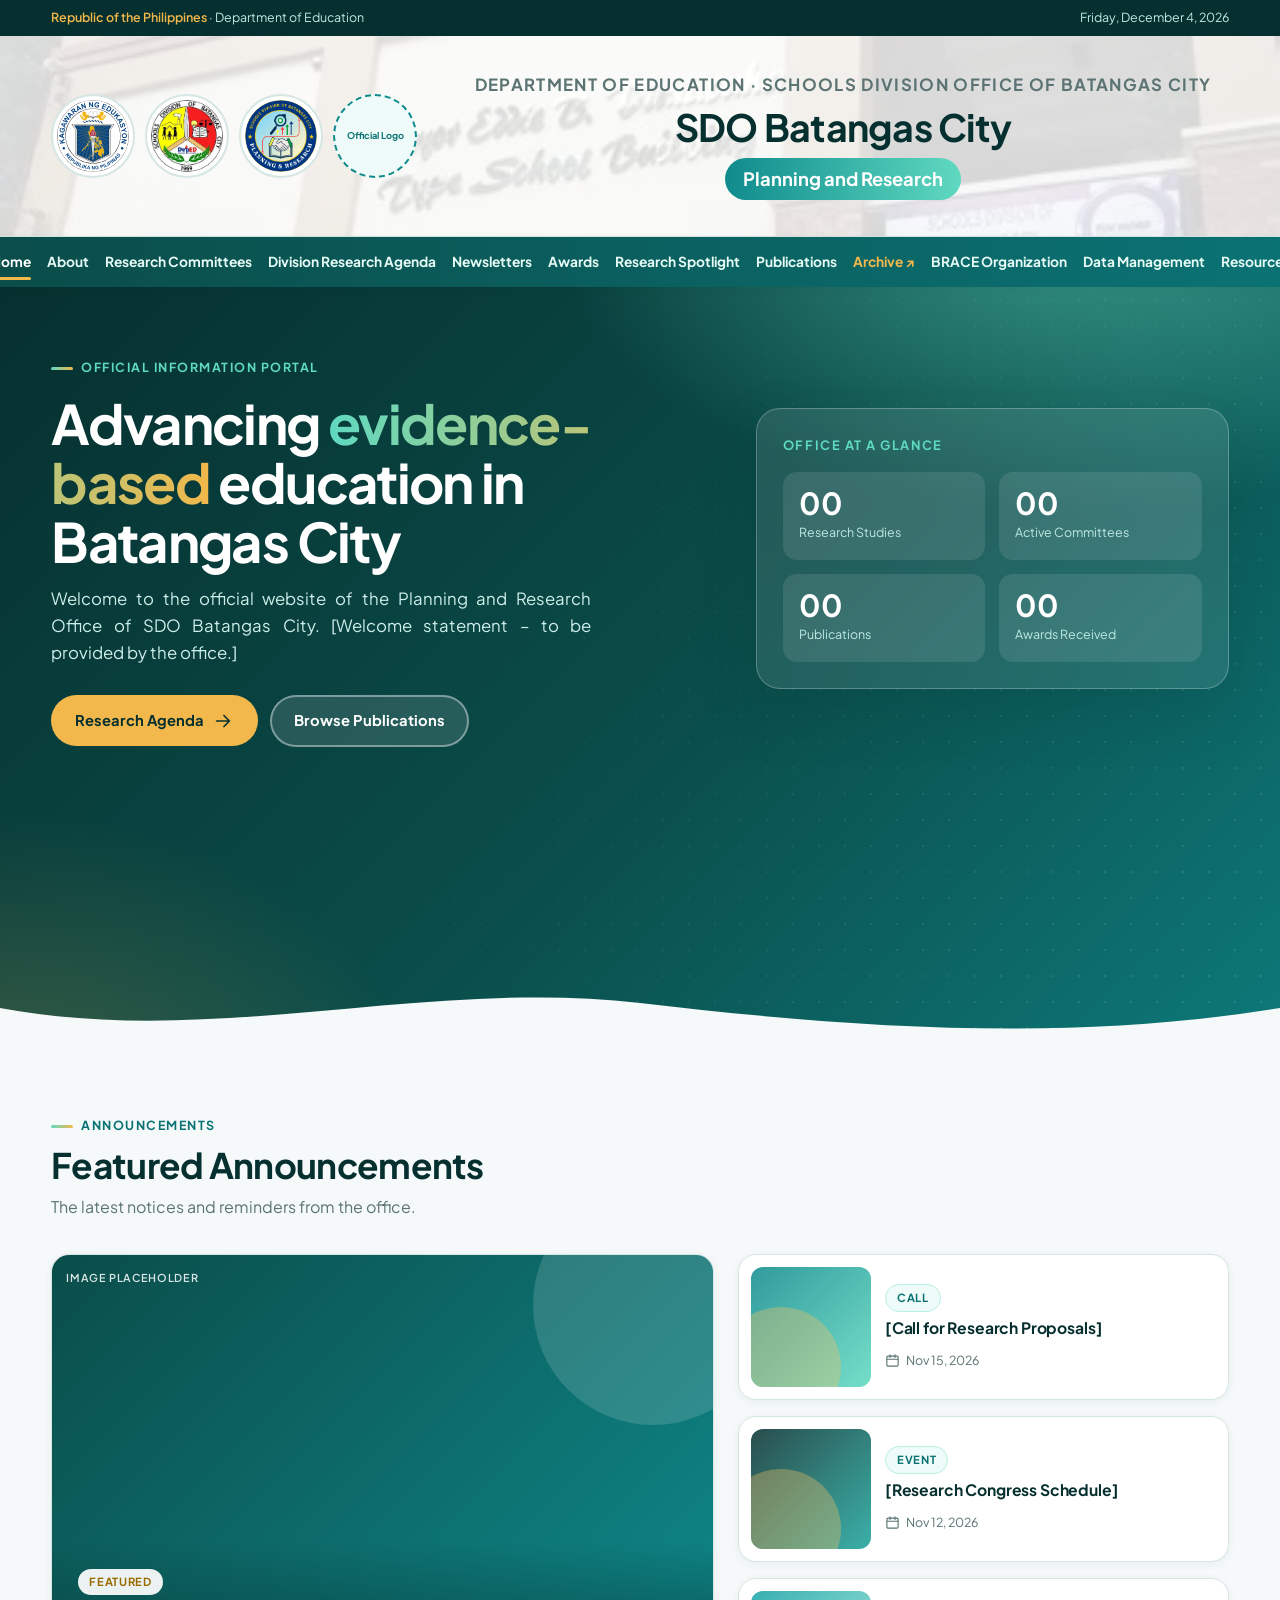
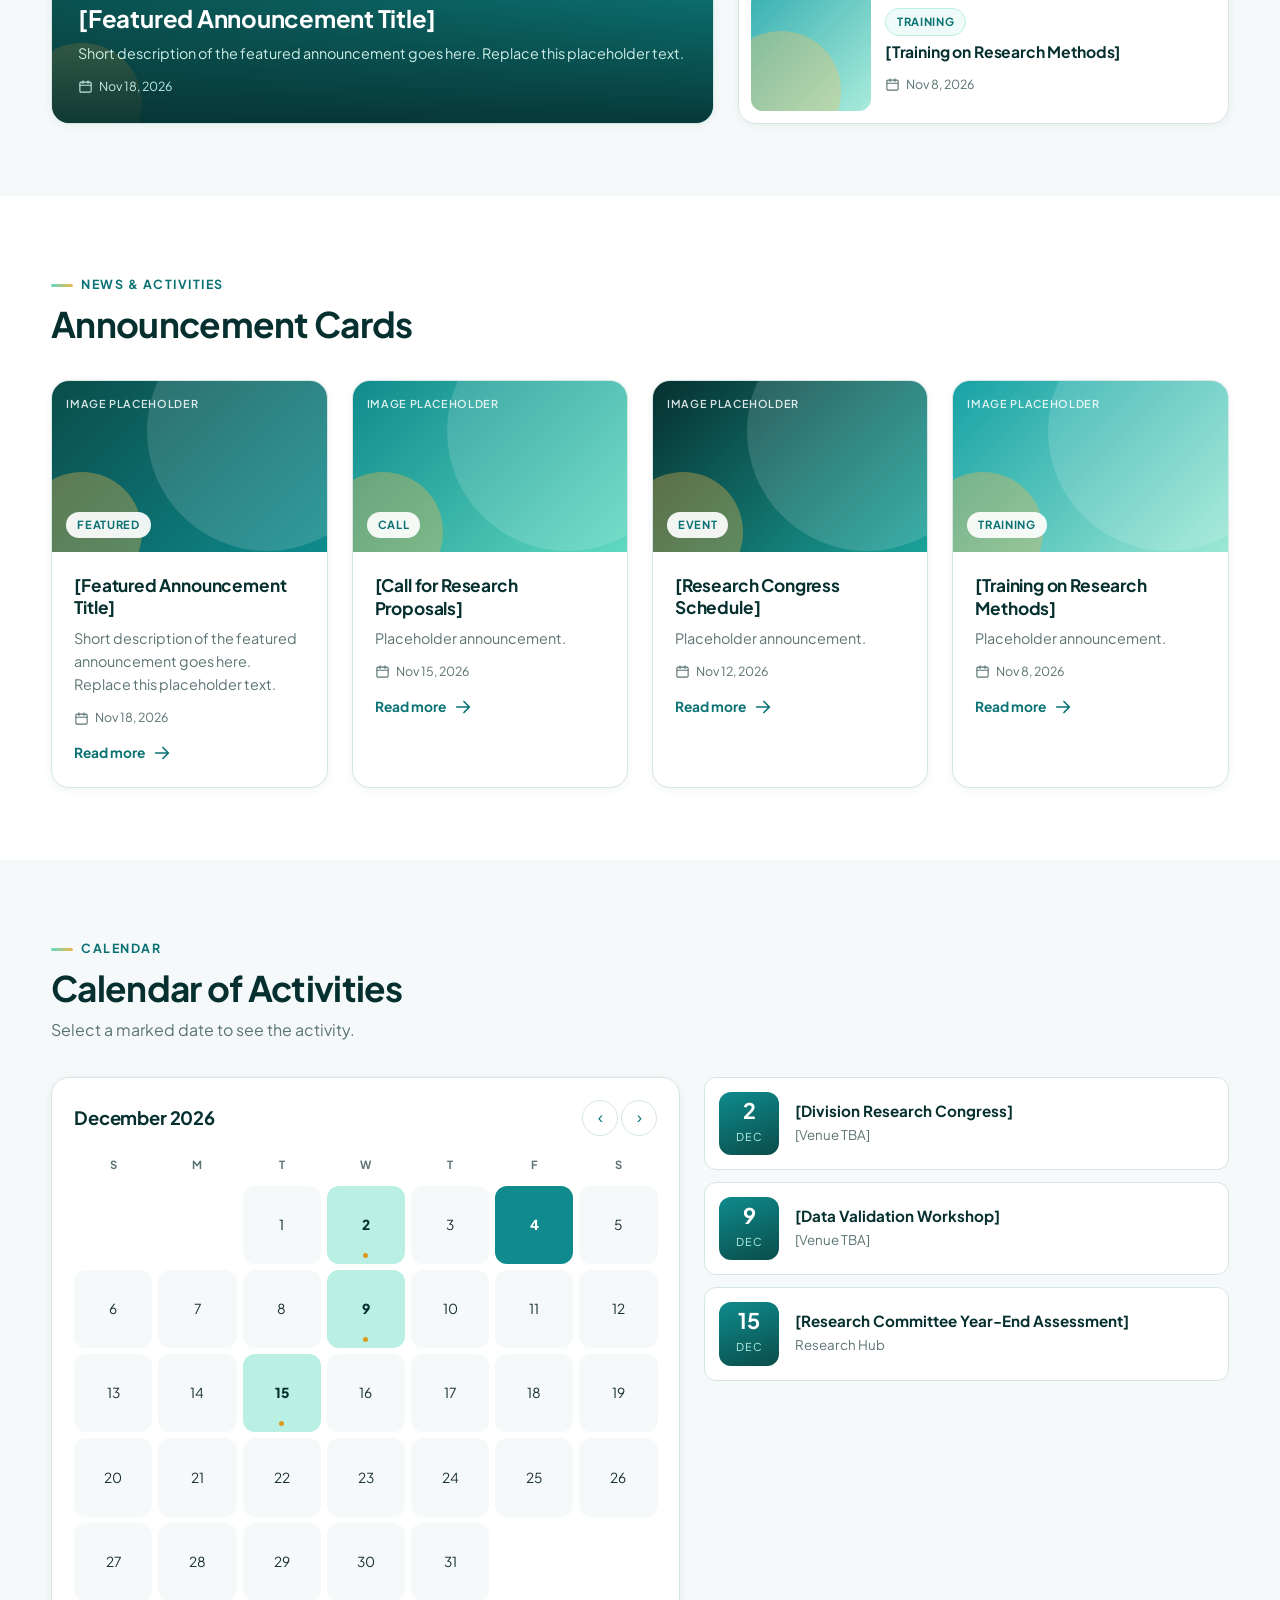
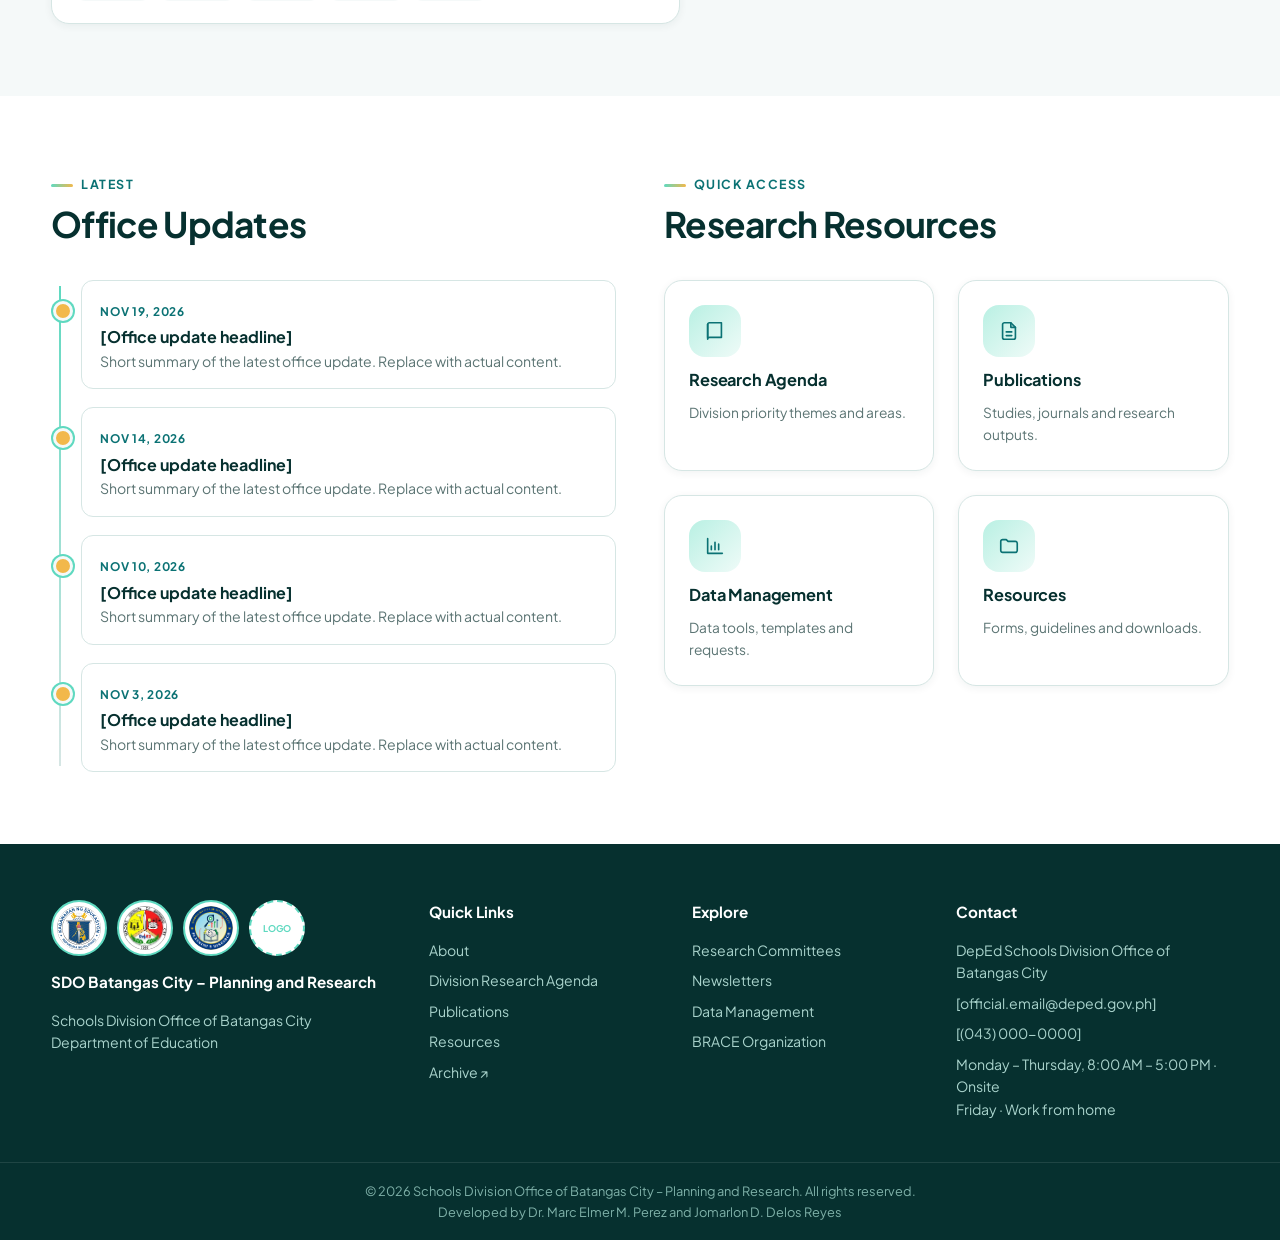
<file: index.html>
<!doctype html>
<html lang="en">
  <head>
    <meta charset="UTF-8" />
    <meta name="viewport" content="width=device-width, initial-scale=1" />
    <meta
      name="description"
      content="Official website of the Planning and Research Office, DepEd Schools Division Office of Batangas City."
    />
    <title>SDO Batangas City – Planning and Research</title>
    <link rel="preconnect" href="https://fonts.googleapis.com" />
    <link
      href="https://fonts.googleapis.com/css2?family=Plus+Jakarta+Sans:wght@400;500;600;700;800&display=swap"
      rel="stylesheet"
    />
    <link rel="stylesheet" href="css/styles.css?v=54" />
  </head>
  <body data-page="home">
    <div id="site-header"></div>
    <main id="page-root"></main>
    <div id="site-footer"></div>
    <script src="js/data.js?v=54"></script>
    <script src="js/components.js?v=54"></script>
    <script src="js/pages.js?v=54"></script>
    <script src="js/main.js?v=54"></script>
  </body>
</html>
</file>
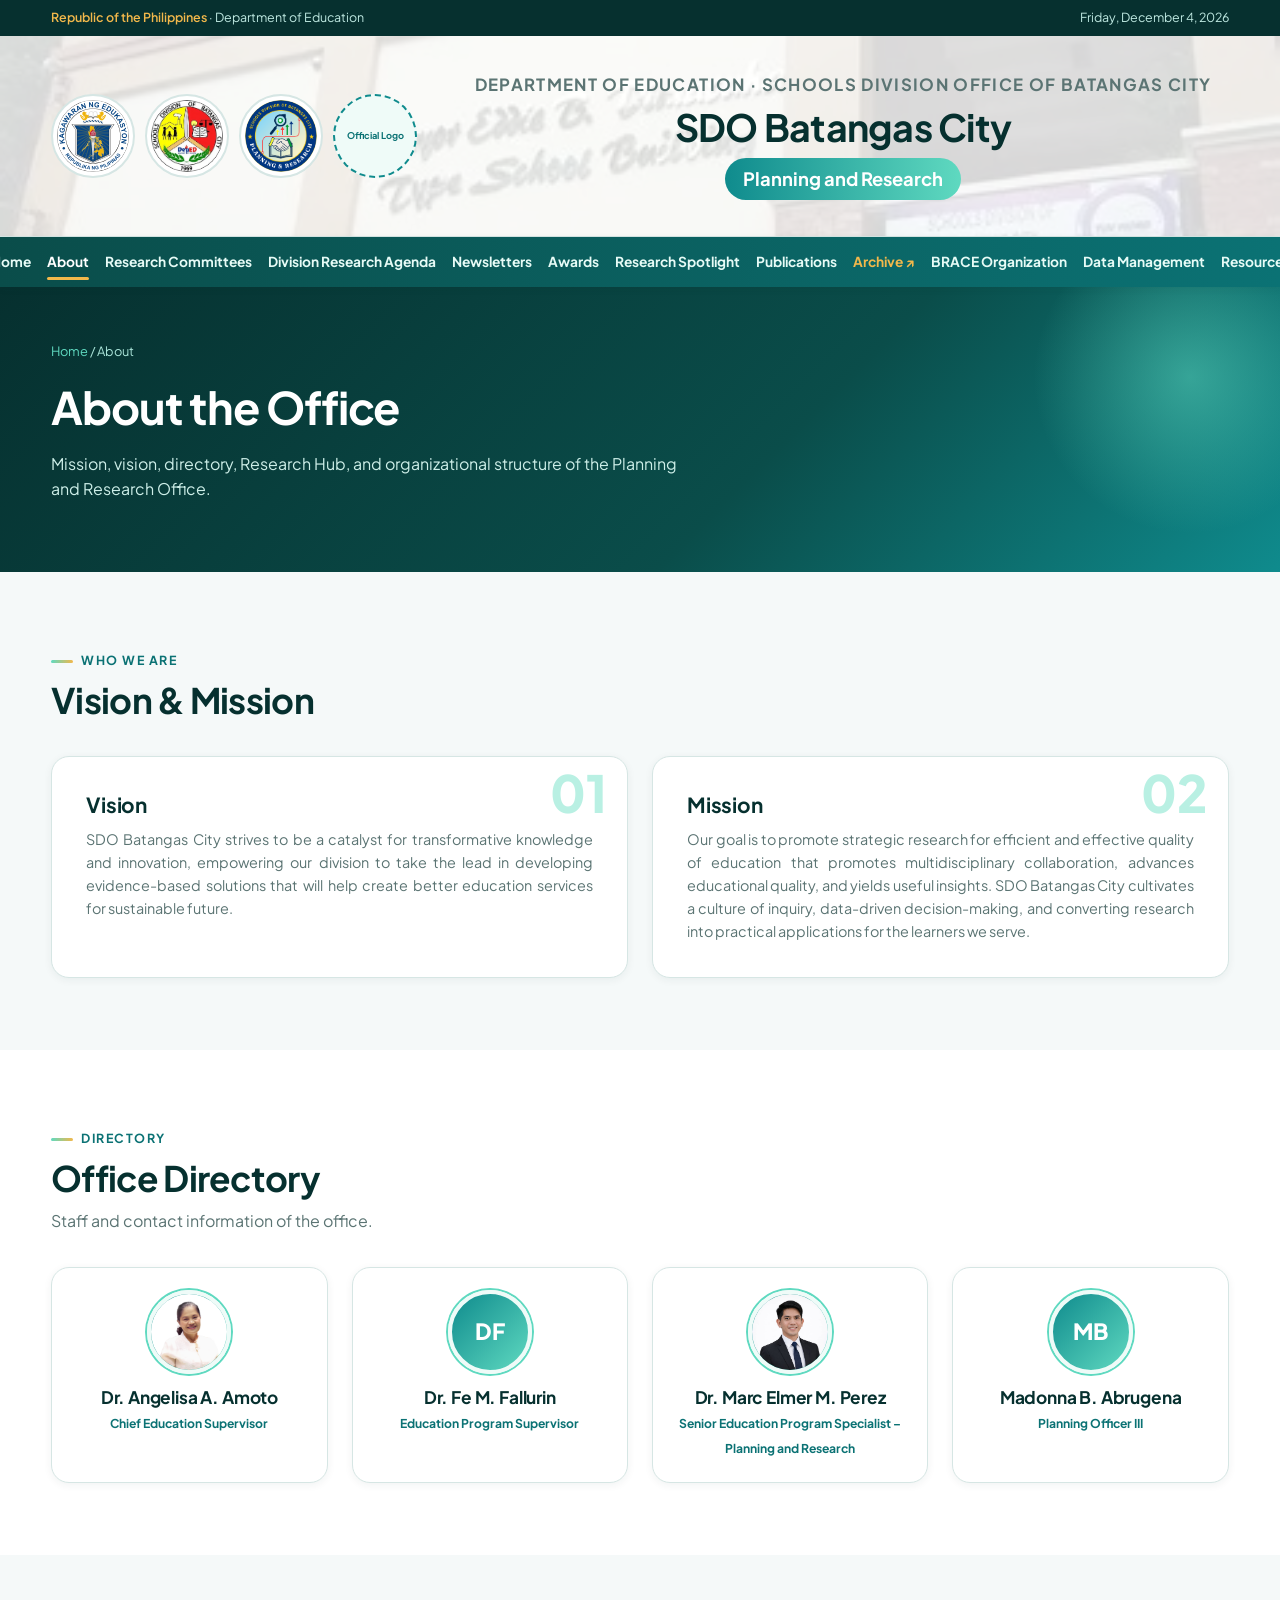
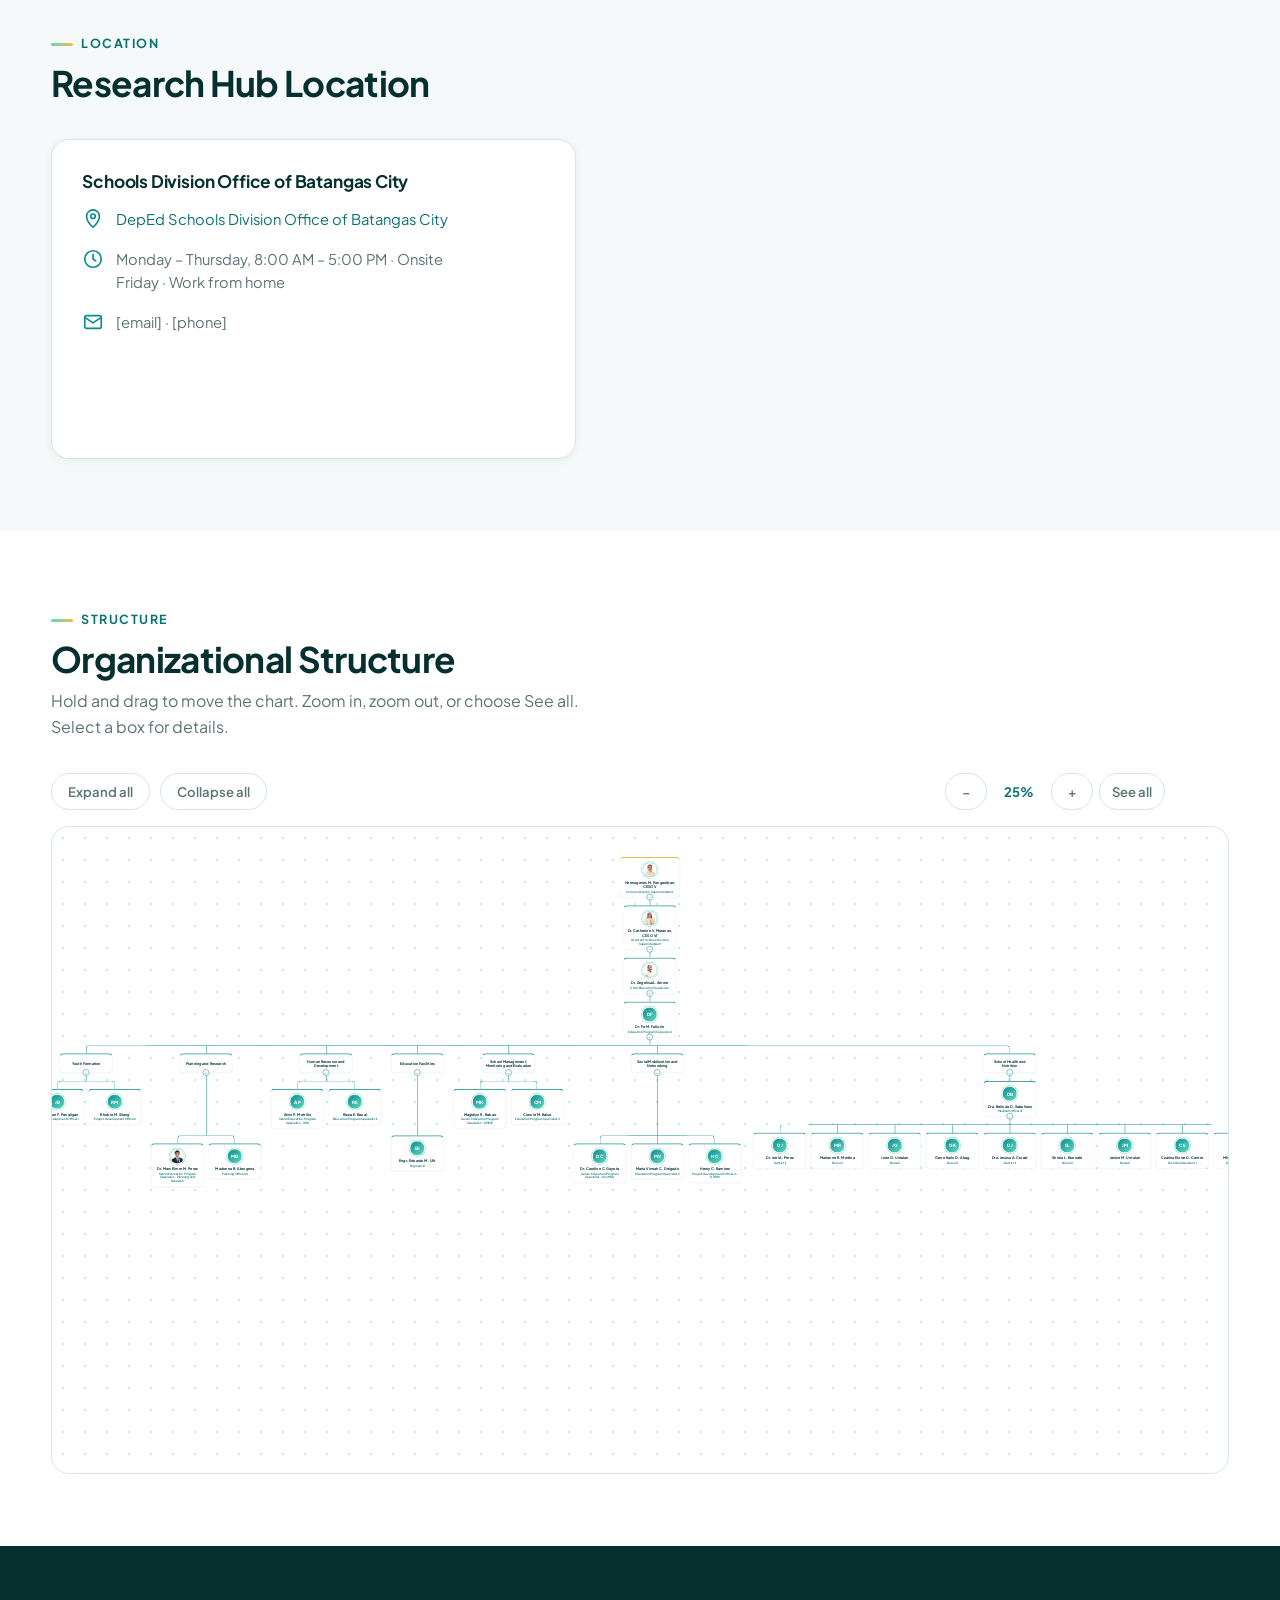
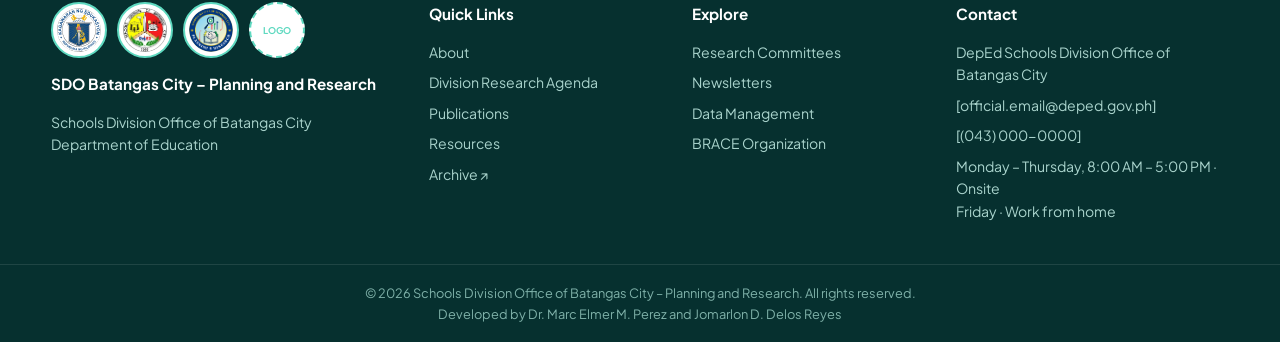
<file: about.html>
<!doctype html>
<html lang="en">
  <head>
    <meta charset="UTF-8" />
    <meta name="viewport" content="width=device-width, initial-scale=1" />
    <title>About | SDO Batangas City – Planning and Research</title>
    <link rel="preconnect" href="https://fonts.googleapis.com" />
    <link
      href="https://fonts.googleapis.com/css2?family=Plus+Jakarta+Sans:wght@400;500;600;700;800&display=swap"
      rel="stylesheet"
    />
    <link rel="stylesheet" href="css/styles.css?v=54" />
  </head>
  <body data-page="about">
    <div id="site-header"></div>
    <section class="page-hero">
      <div class="container">
        <div class="crumbs"><a href="index.html">Home</a> / About</div>
        <h1>About the Office</h1>
        <p>
          Mission, vision, directory, Research Hub, and organizational structure of the
          Planning and Research Office.
        </p>
      </div>
    </section>
    <main id="page-root"></main>
    <div id="site-footer"></div>
    <script src="js/data.js?v=54"></script>
    <script src="js/components.js?v=54"></script>
    <script src="js/pages.js?v=54"></script>
    <script src="js/main.js?v=54"></script>
  </body>
</html>
</file>
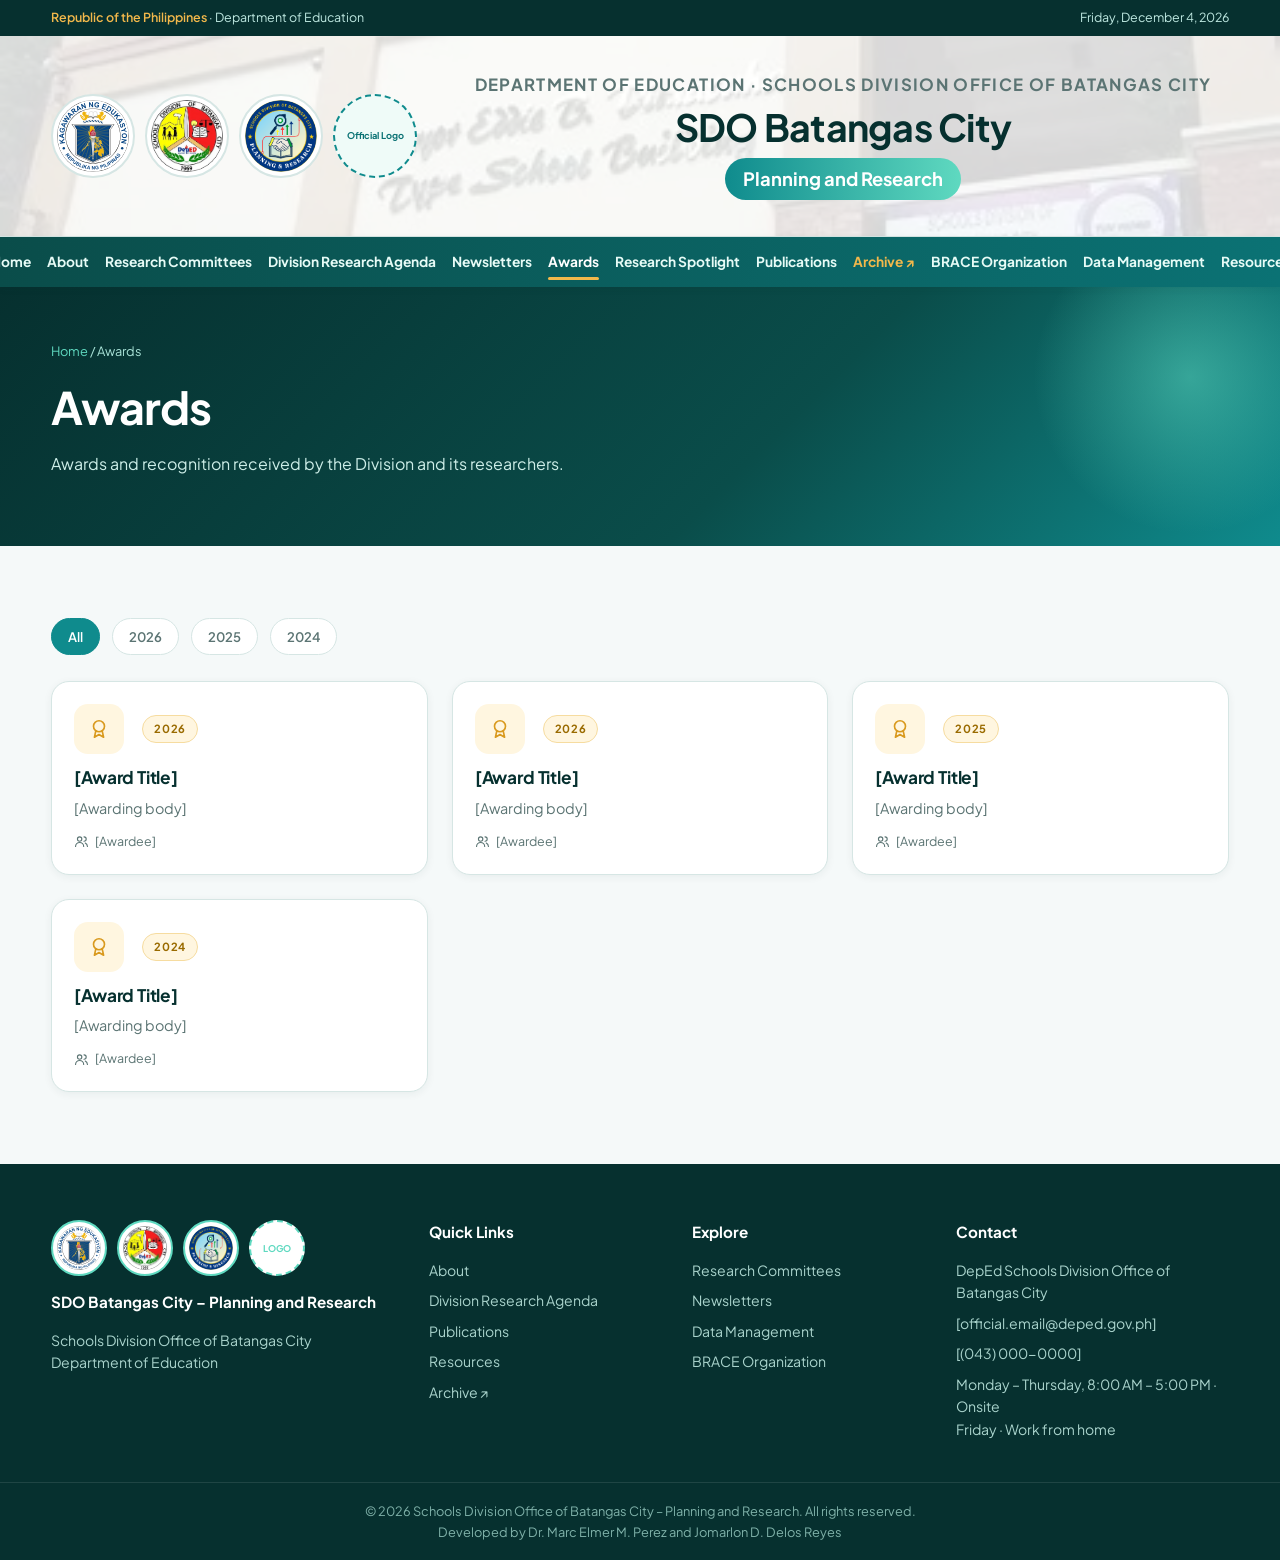
<file: awards.html>
<!doctype html>
<html lang="en">
  <!-- prettier-ignore -->
  <head><meta charset="UTF-8">
    <meta name="viewport" content="width=device-width, initial-scale=1" />
    <title>Awards | SDO Batangas City – Planning and Research</title>
    <link rel="preconnect" href="https://fonts.googleapis.com" />
    <link
      href="https://fonts.googleapis.com/css2?family=Plus+Jakarta+Sans:wght@400;500;600;700;800&display=swap"
      rel="stylesheet"
    />
    <link rel="stylesheet" href="css/styles.css?v=54" />
  </head>
  <body data-page="awards">
    <div id="site-header"></div>
    <main id="page-root"></main>
    <div id="site-footer"></div>
    <script src="js/data.js?v=54"></script>
    <script src="js/components.js?v=54"></script>
    <script src="js/pages.js?v=54"></script>
    <script src="js/main.js?v=54"></script>
  </body>
</html>
</file>
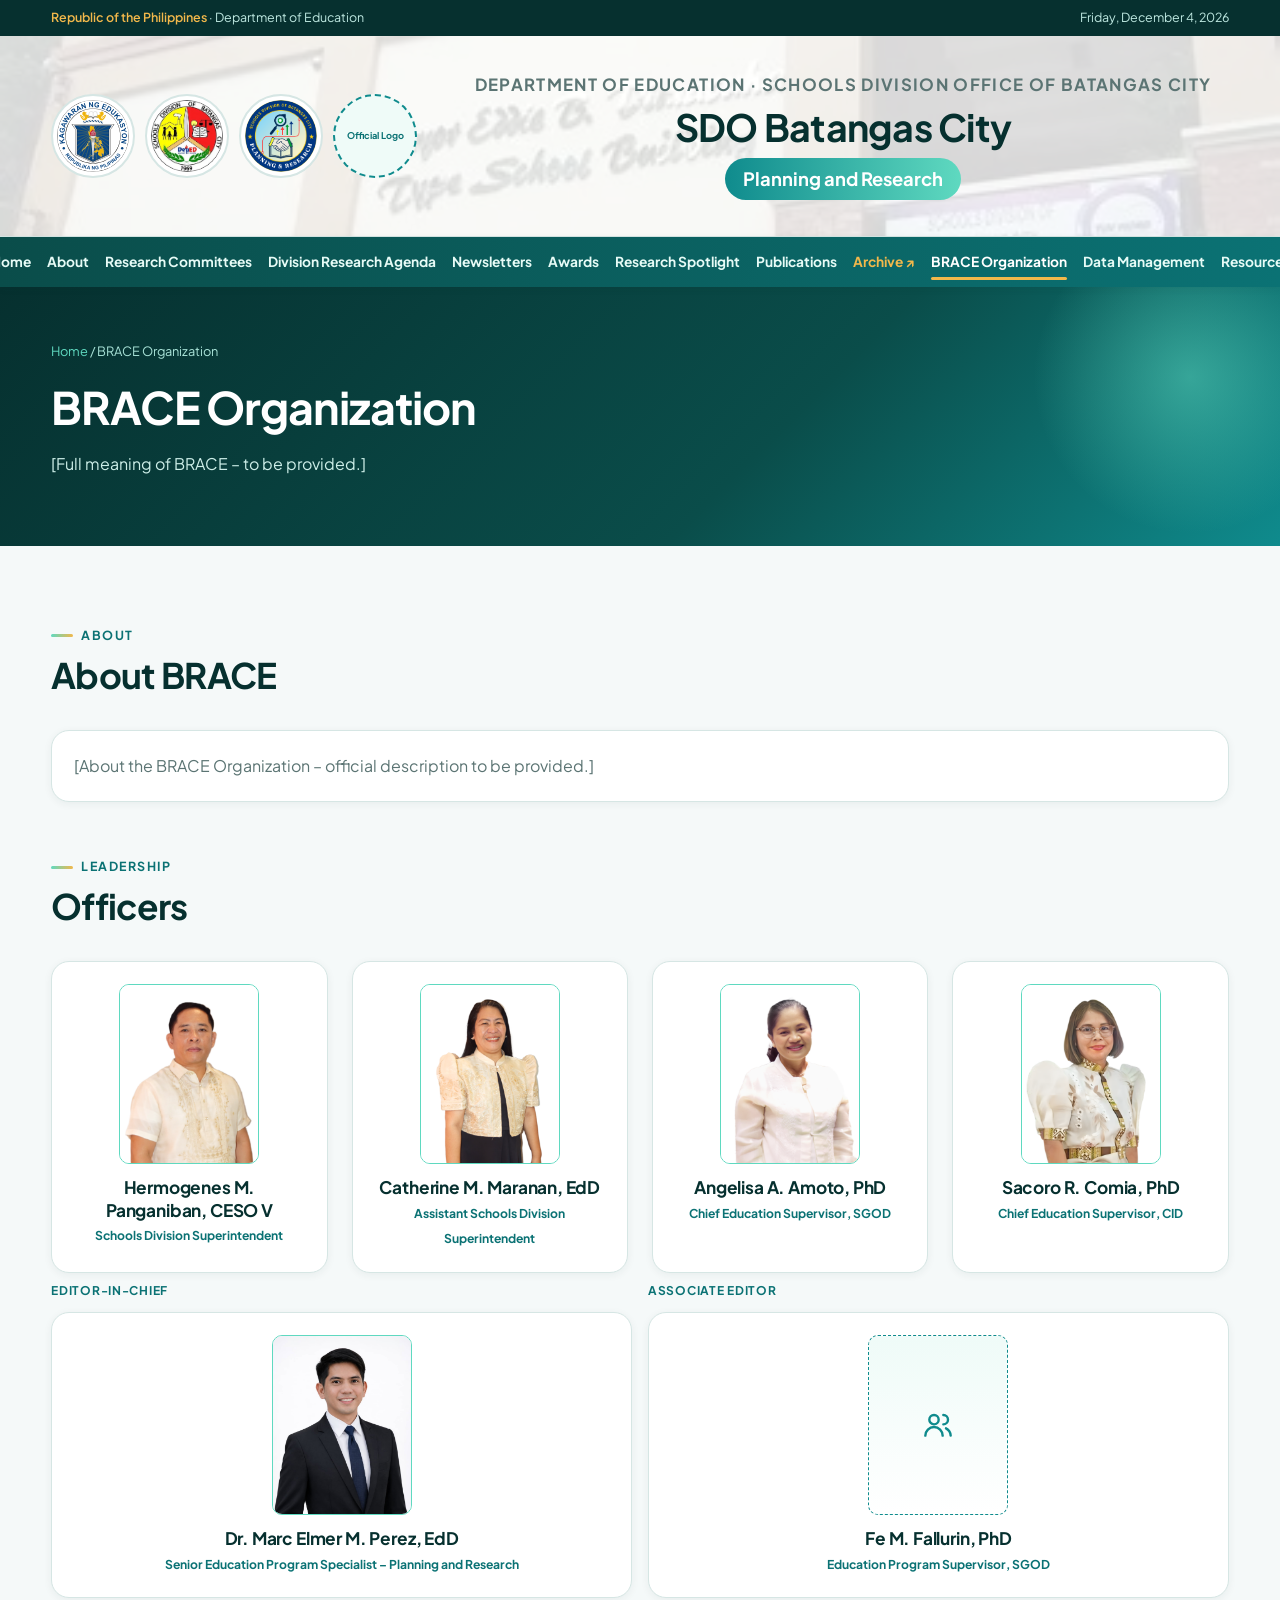
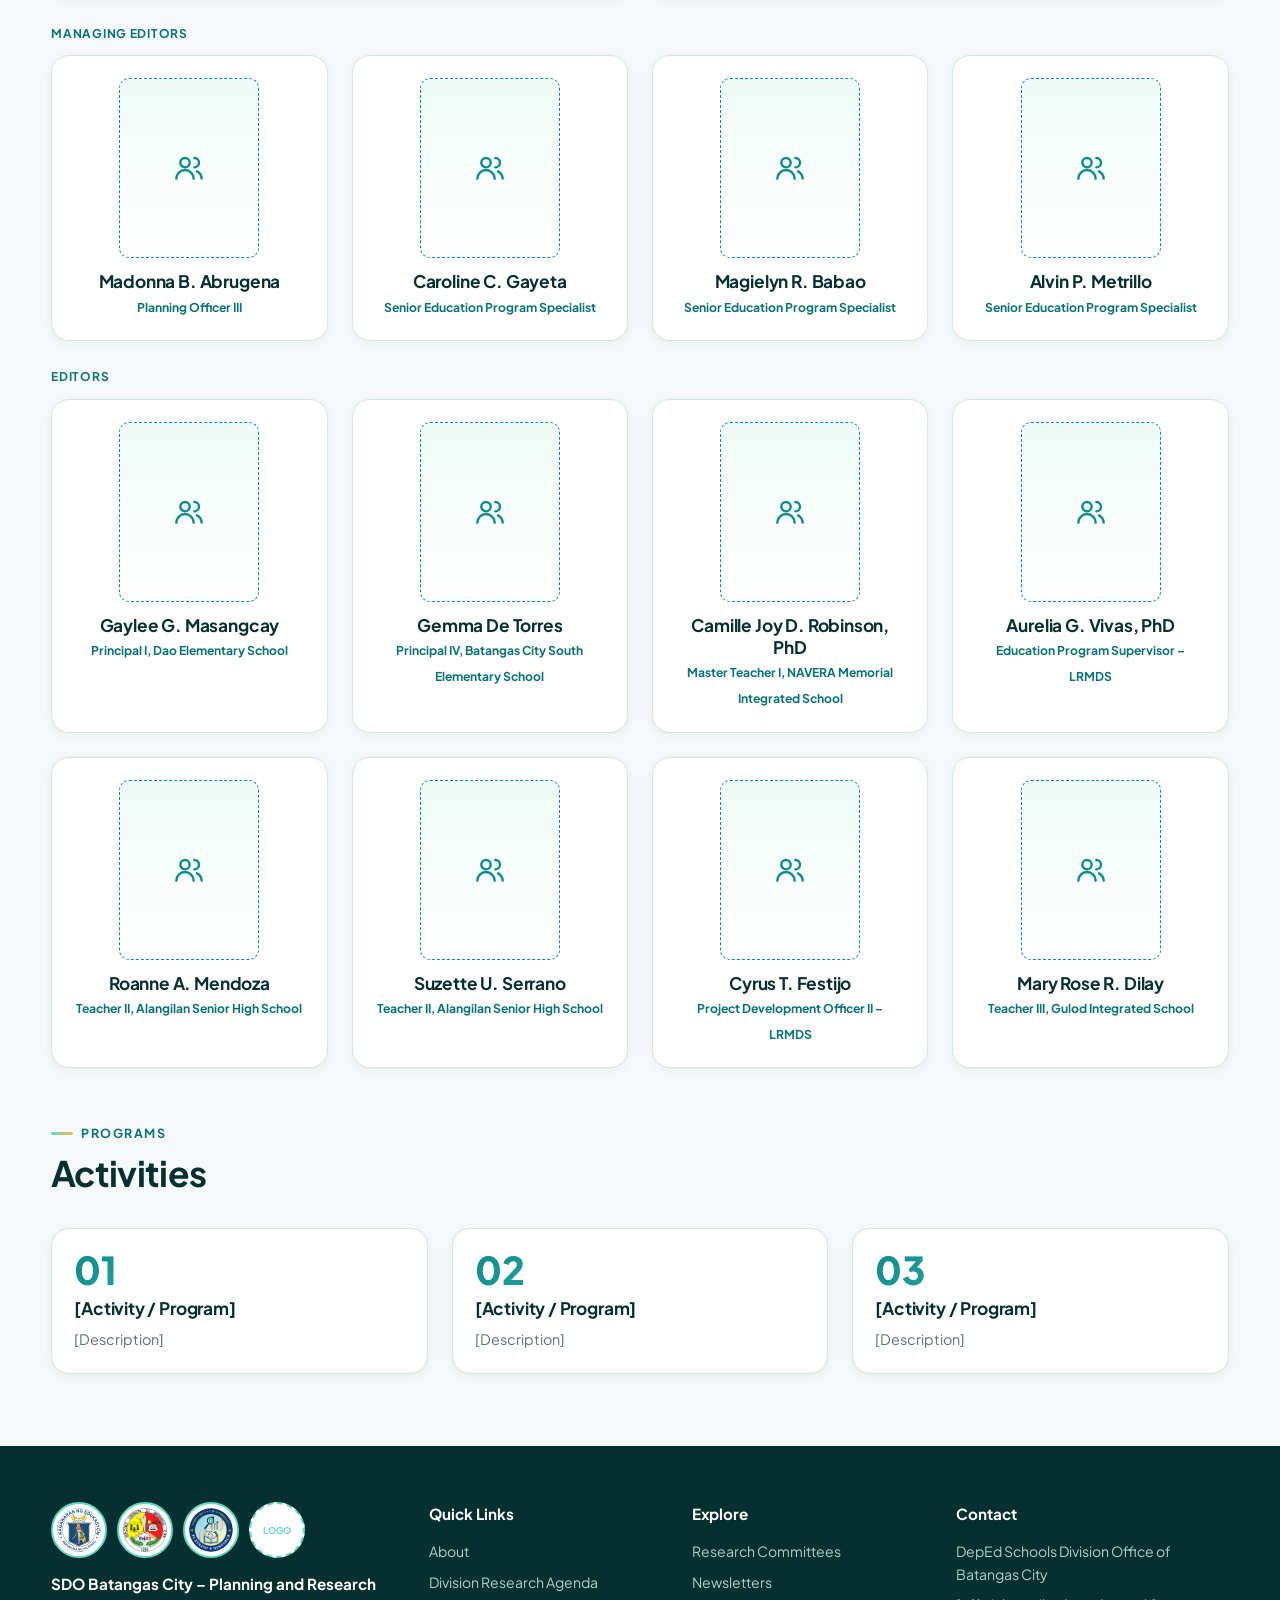
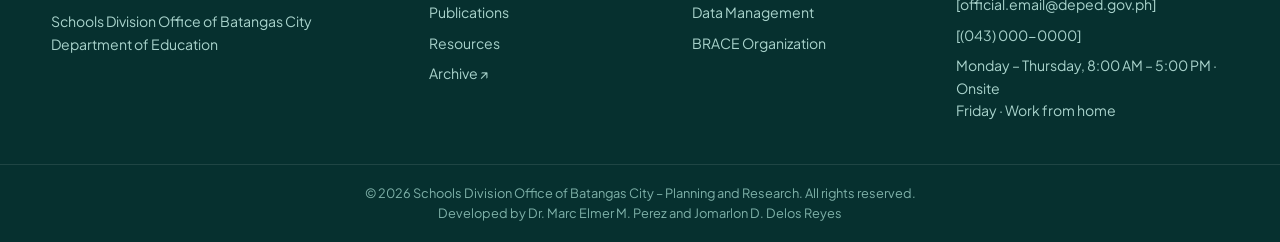
<file: brace.html>
<!doctype html>
<html lang="en">
  <head>
    <meta charset="UTF-8" />
    <meta name="viewport" content="width=device-width, initial-scale=1" />
    <title>BRACE Organization | SDO Batangas City – Planning and Research</title>
    <link rel="preconnect" href="https://fonts.googleapis.com" />
    <link
      href="https://fonts.googleapis.com/css2?family=Plus+Jakarta+Sans:wght@400;500;600;700;800&display=swap"
      rel="stylesheet"
    />
    <link rel="stylesheet" href="css/styles.css?v=54" />
  </head>
  <body data-page="brace">
    <div id="site-header"></div>
    <main id="page-root"></main>
    <div id="site-footer"></div>
    <script src="js/data.js?v=54"></script>
    <script src="js/components.js?v=54"></script>
    <script src="js/pages.js?v=54"></script>
    <script src="js/main.js?v=54"></script>
  </body>
</html>
</file>
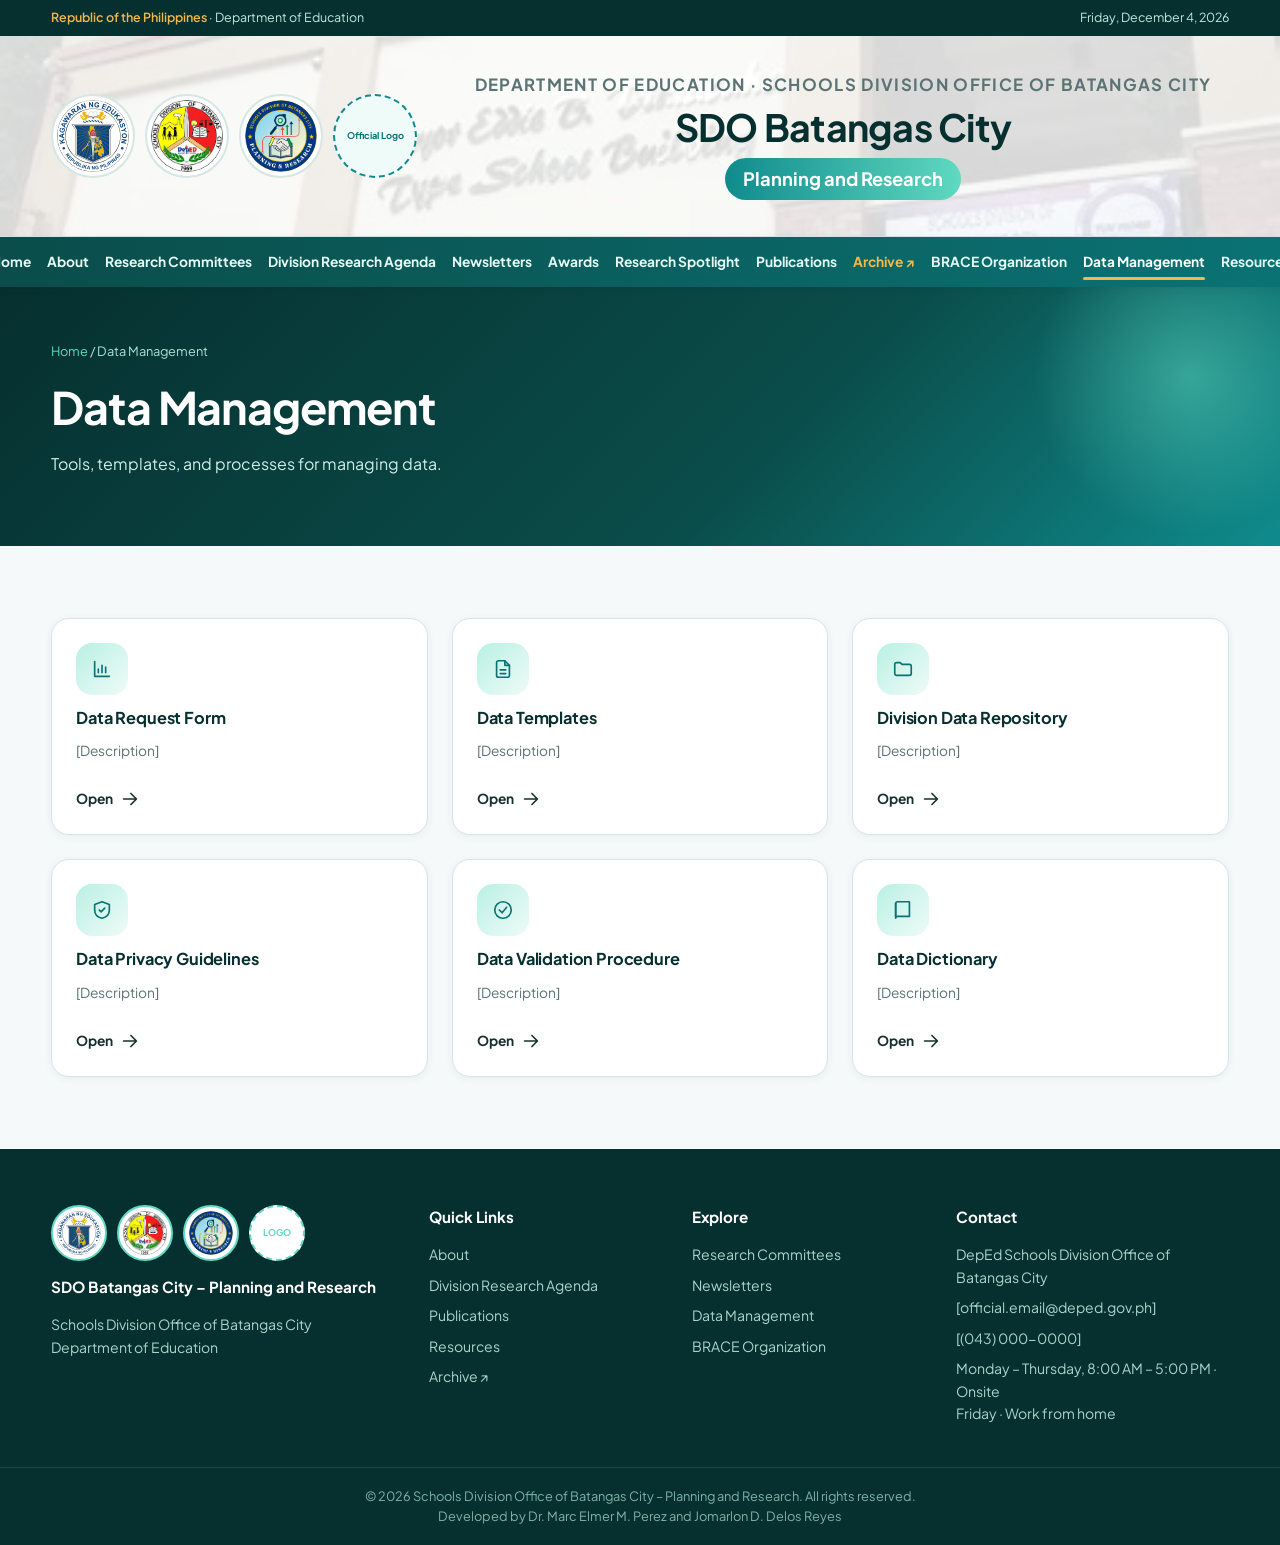
<file: data-management.html>
<!doctype html>
<html lang="en">
  <head>
    <meta charset="UTF-8" />
    <meta name="viewport" content="width=device-width, initial-scale=1" />
    <title>Data Management | SDO Batangas City – Planning and Research</title>
    <link rel="preconnect" href="https://fonts.googleapis.com" />
    <link
      href="https://fonts.googleapis.com/css2?family=Plus+Jakarta+Sans:wght@400;500;600;700;800&display=swap"
      rel="stylesheet"
    />
    <link rel="stylesheet" href="css/styles.css?v=54" />
  </head>
  <body data-page="datamgmt">
    <div id="site-header"></div>
    <main id="page-root"></main>
    <div id="site-footer"></div>
    <script src="js/data.js?v=54"></script>
    <script src="js/components.js?v=54"></script>
    <script src="js/pages.js?v=54"></script>
    <script src="js/main.js?v=54"></script>
  </body>
</html>
</file>
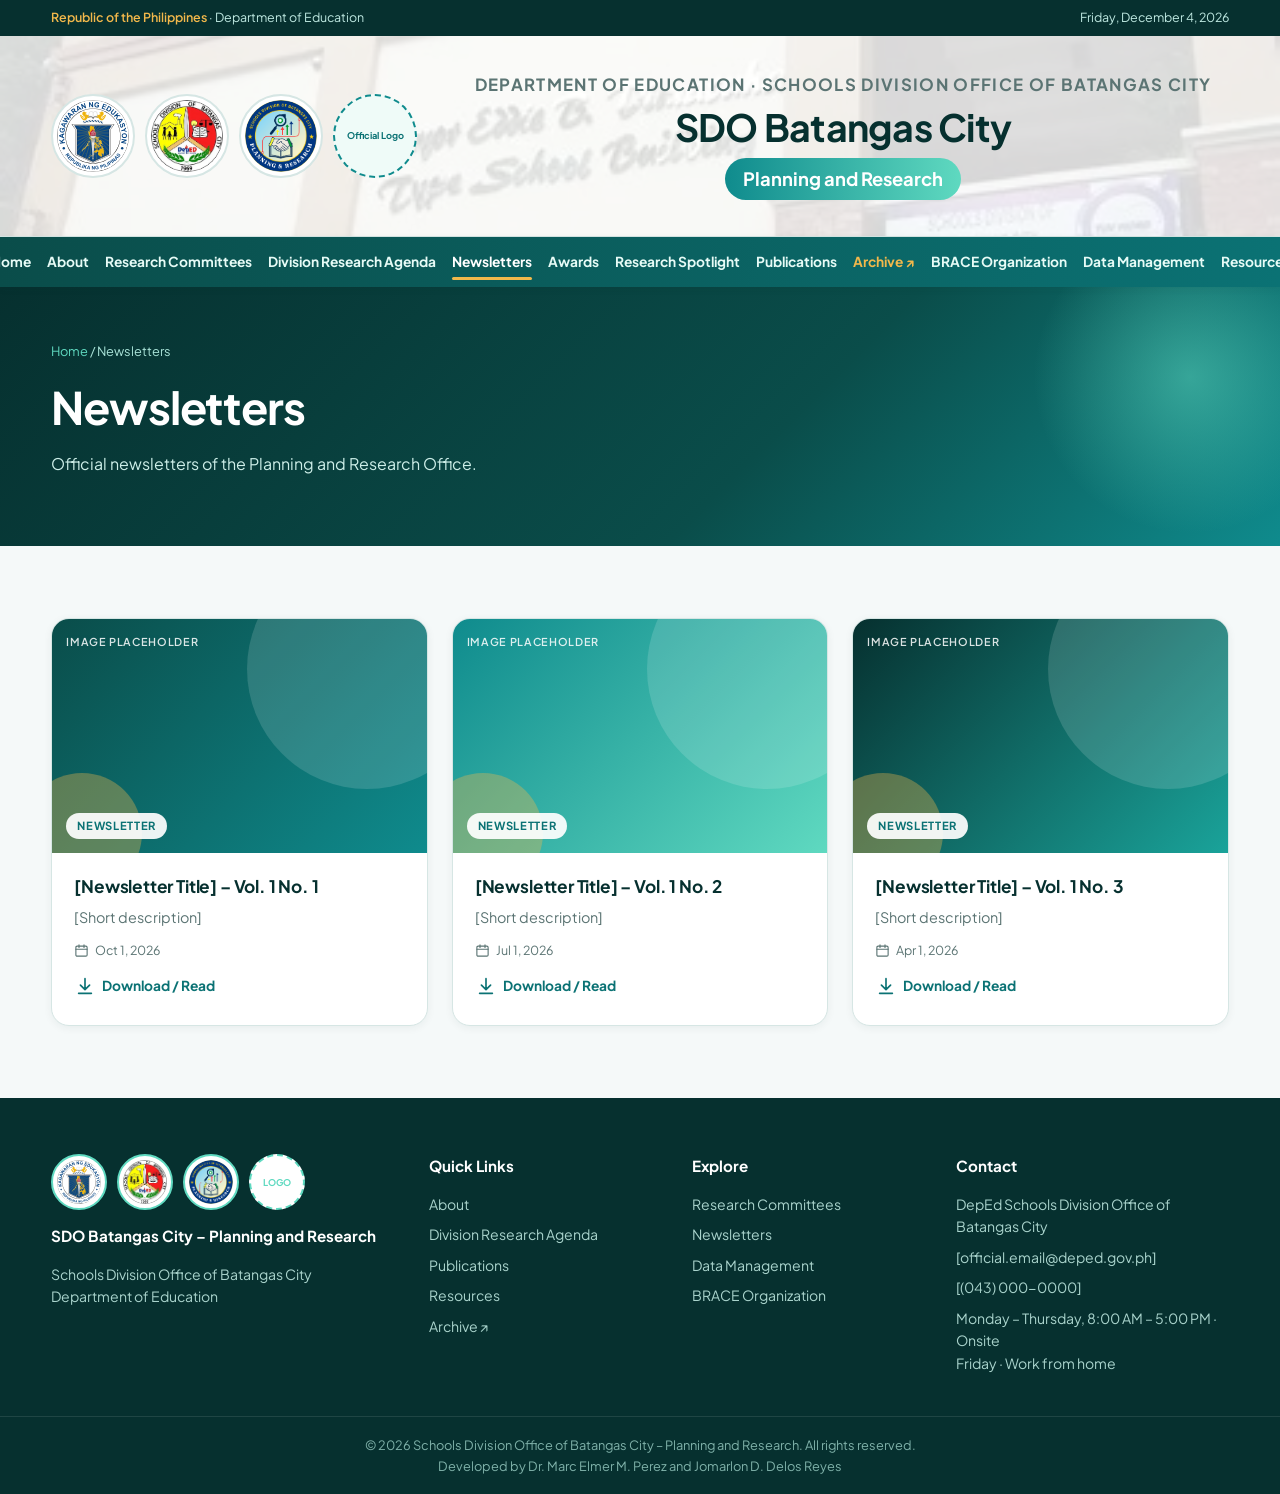
<file: newsletters.html>
<!doctype html>
<html lang="en">
  <head>
    <meta charset="UTF-8" />
    <meta name="viewport" content="width=device-width, initial-scale=1" />
    <title>Newsletters | SDO Batangas City – Planning and Research</title>
    <link rel="preconnect" href="https://fonts.googleapis.com" />
    <link
      href="https://fonts.googleapis.com/css2?family=Plus+Jakarta+Sans:wght@400;500;600;700;800&display=swap"
      rel="stylesheet"
    />
    <link rel="stylesheet" href="css/styles.css?v=54" />
  </head>
  <body data-page="newsletters">
    <div id="site-header"></div>
    <main id="page-root"></main>
    <div id="site-footer"></div>
    <script src="js/data.js?v=54"></script>
    <script src="js/components.js?v=54"></script>
    <script src="js/pages.js?v=54"></script>
    <script src="js/main.js?v=54"></script>
  </body>
</html>
</file>
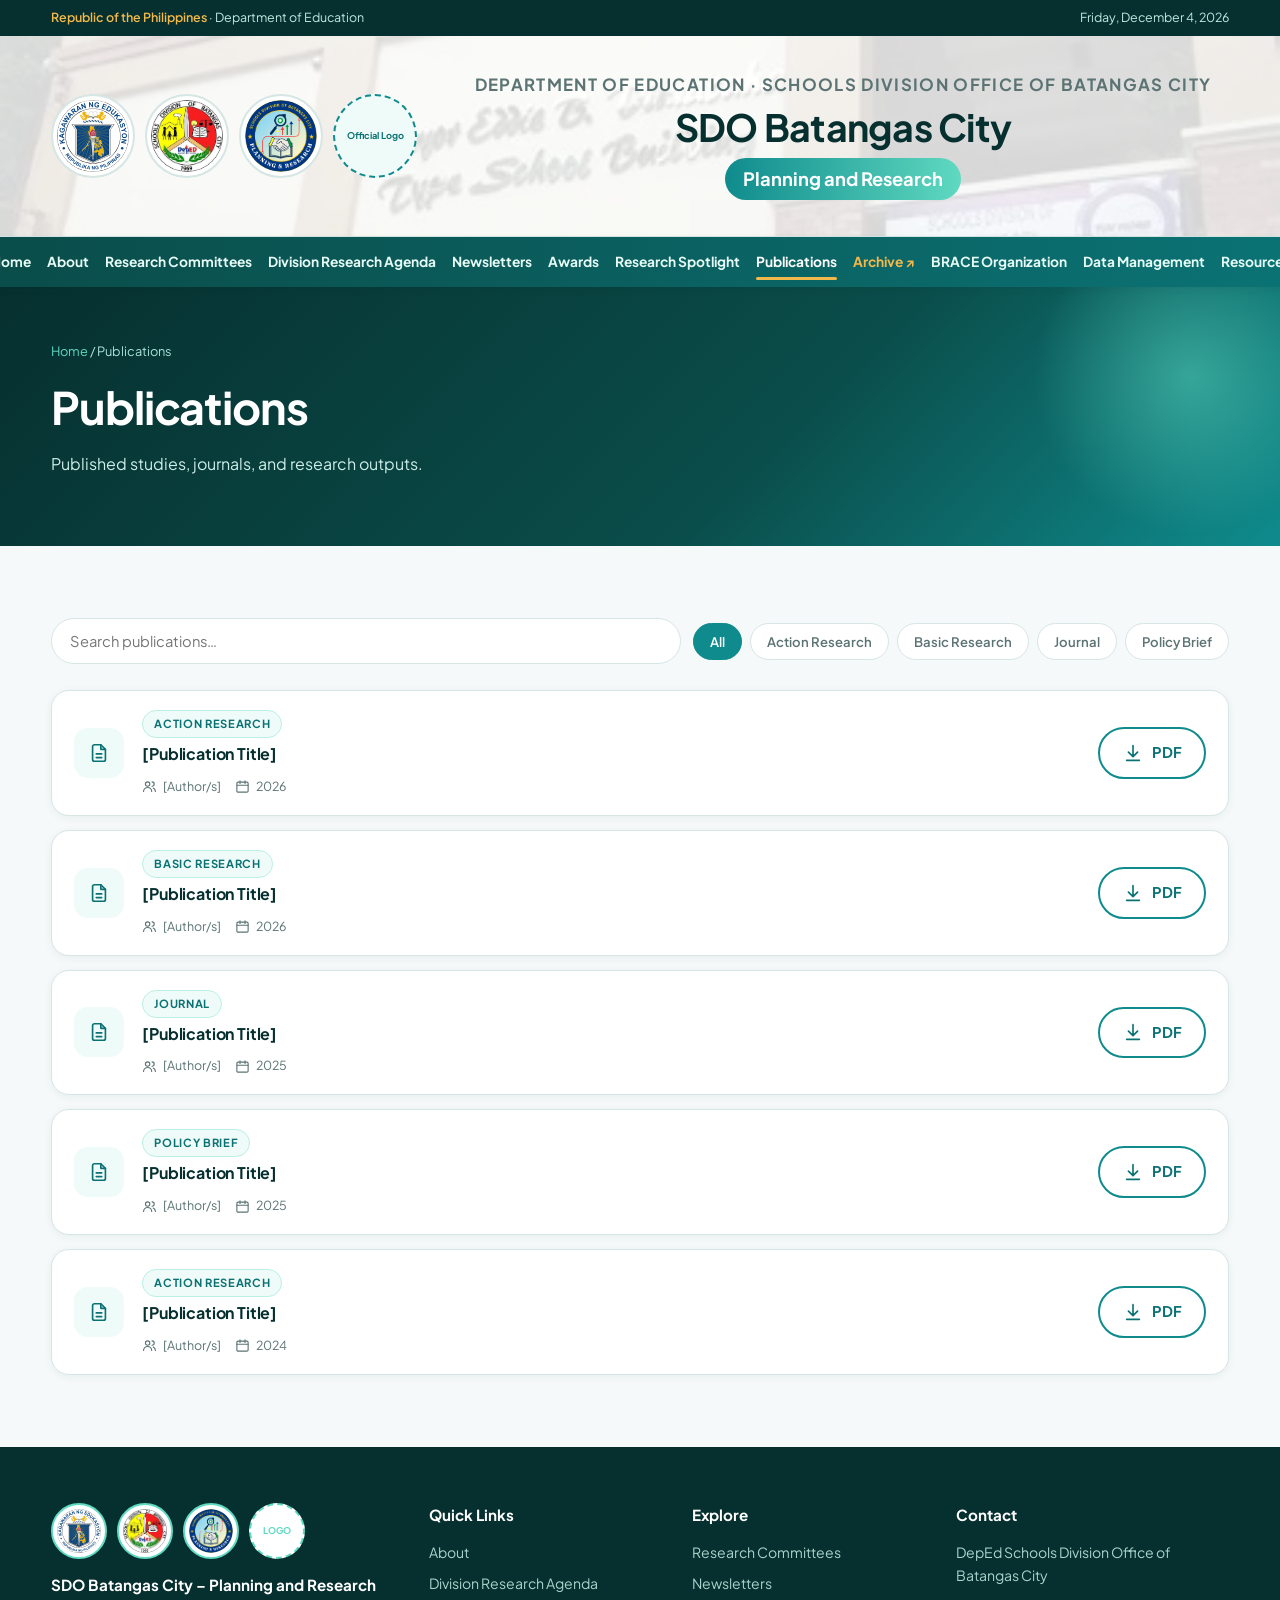
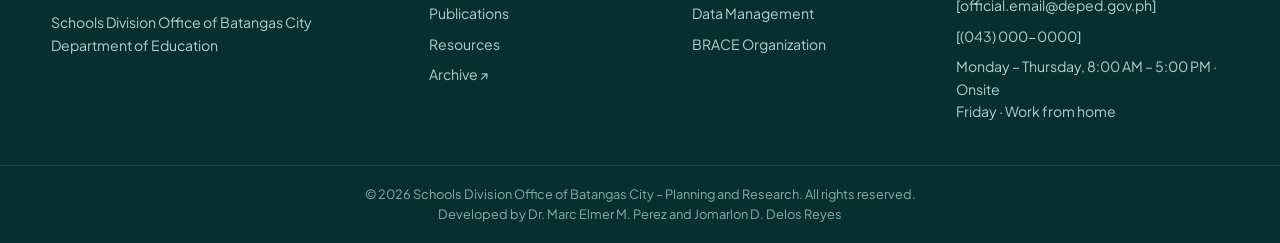
<file: publications.html>
<!doctype html>
<html lang="en">
  <head>
    <meta charset="UTF-8" />
    <meta name="viewport" content="width=device-width, initial-scale=1" />
    <title>Publications | SDO Batangas City – Planning and Research</title>
    <link rel="preconnect" href="https://fonts.googleapis.com" />
    <link
      href="https://fonts.googleapis.com/css2?family=Plus+Jakarta+Sans:wght@400;500;600;700;800&display=swap"
      rel="stylesheet"
    />
    <link rel="stylesheet" href="css/styles.css?v=54" />
  </head>
  <body data-page="publications">
    <div id="site-header"></div>
    <main id="page-root"></main>
    <div id="site-footer"></div>
    <script src="js/data.js?v=54"></script>
    <script src="js/components.js?v=54"></script>
    <script src="js/pages.js?v=54"></script>
    <script src="js/main.js?v=54"></script>
  </body>
</html>
</file>
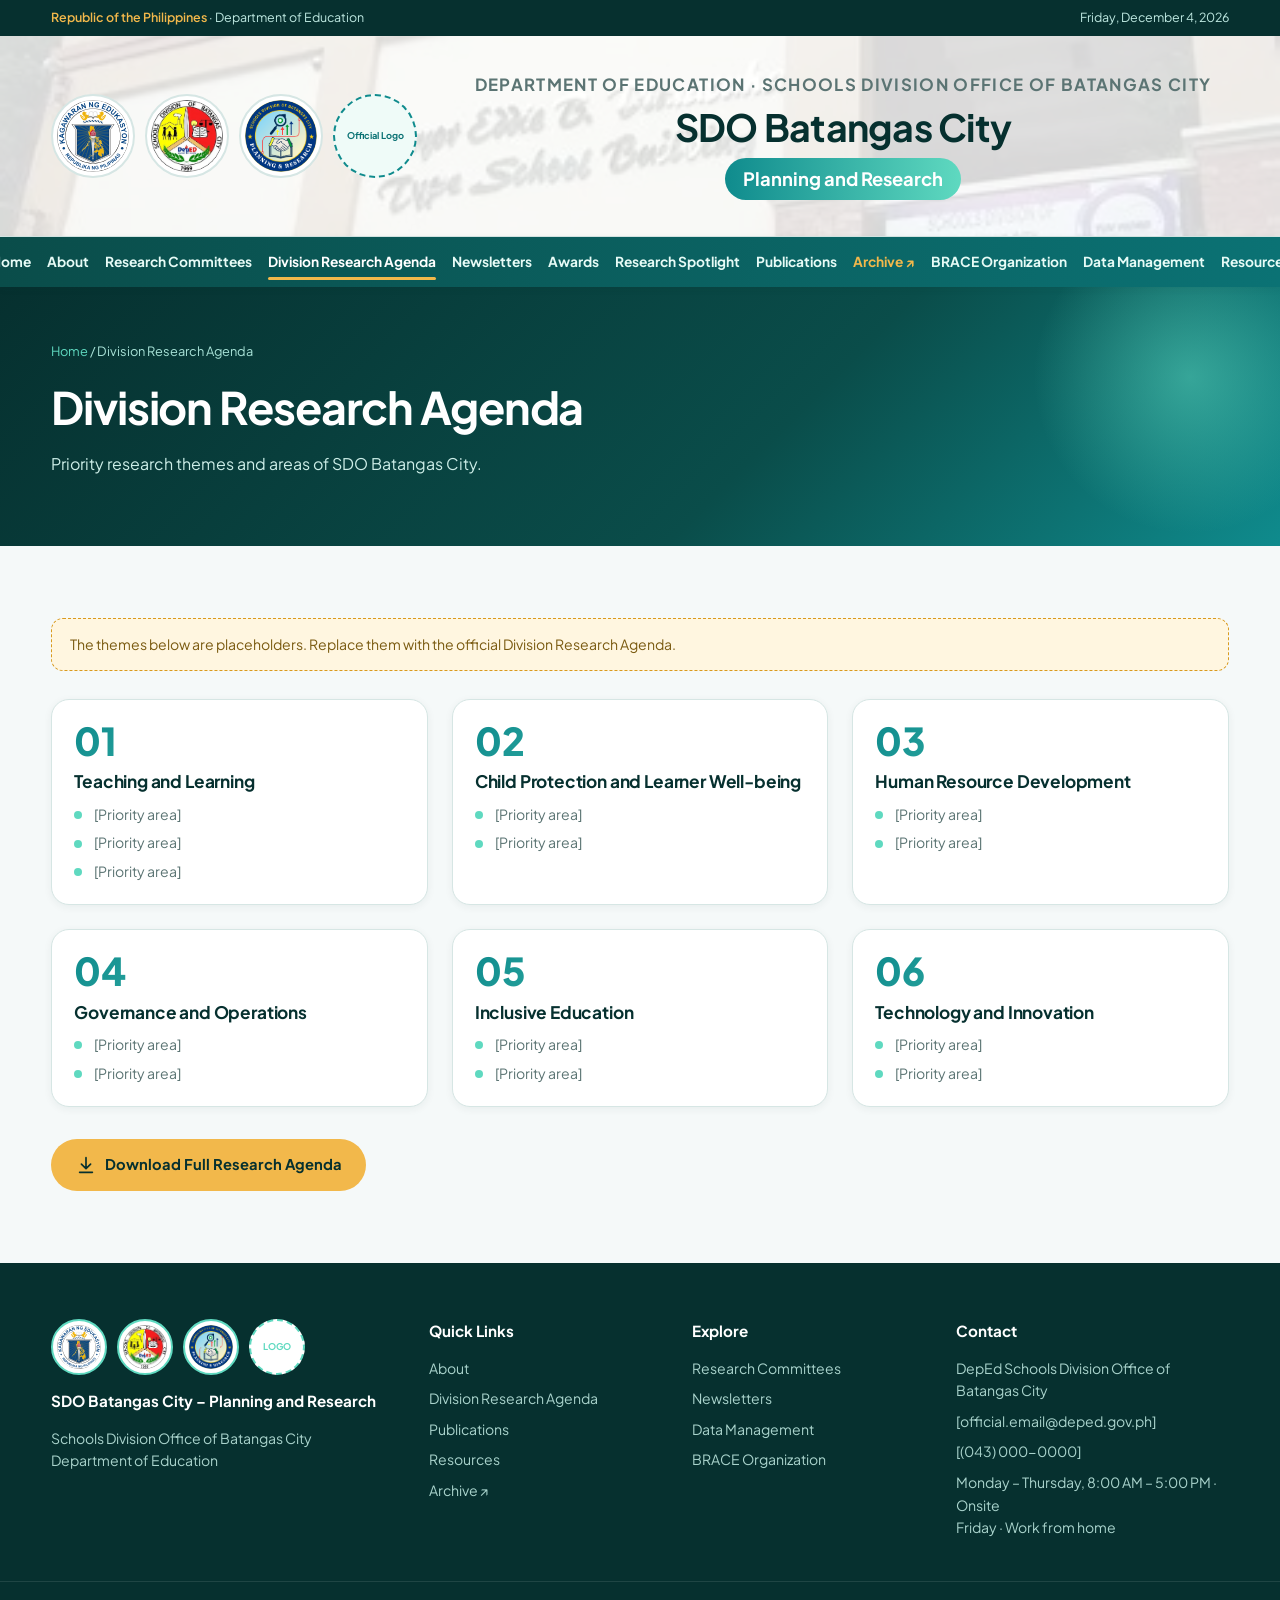
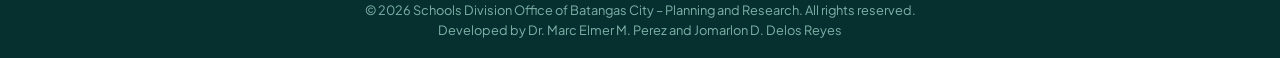
<file: research-agenda.html>
<!doctype html>
<html lang="en">
  <head>
    <meta charset="UTF-8" />
    <meta name="viewport" content="width=device-width, initial-scale=1" />
    <title>Division Research Agenda | SDO Batangas City – Planning and Research</title>
    <link rel="preconnect" href="https://fonts.googleapis.com" />
    <link
      href="https://fonts.googleapis.com/css2?family=Plus+Jakarta+Sans:wght@400;500;600;700;800&display=swap"
      rel="stylesheet"
    />
    <link rel="stylesheet" href="css/styles.css?v=54" />
  </head>
  <body data-page="agenda">
    <div id="site-header"></div>
    <main id="page-root"></main>
    <div id="site-footer"></div>
    <script src="js/data.js?v=54"></script>
    <script src="js/components.js?v=54"></script>
    <script src="js/pages.js?v=54"></script>
    <script src="js/main.js?v=54"></script>
  </body>
</html>
</file>
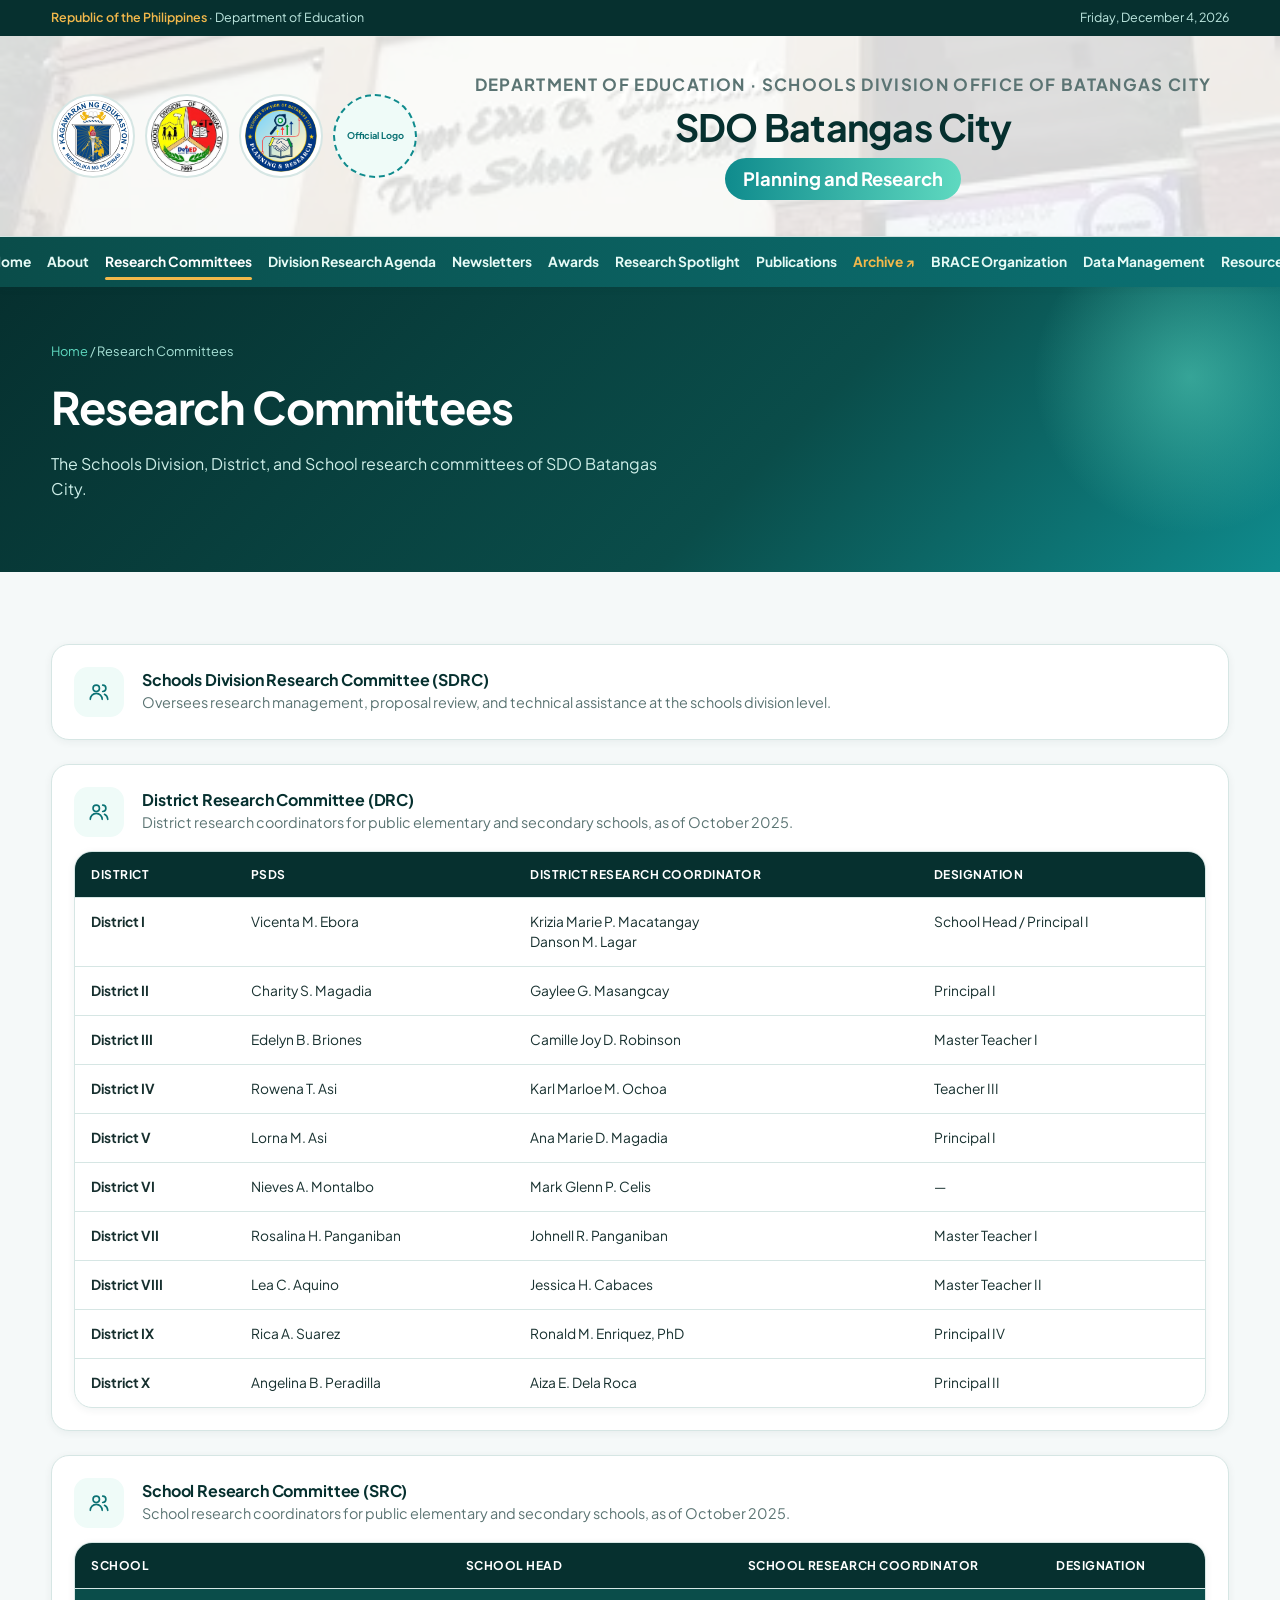
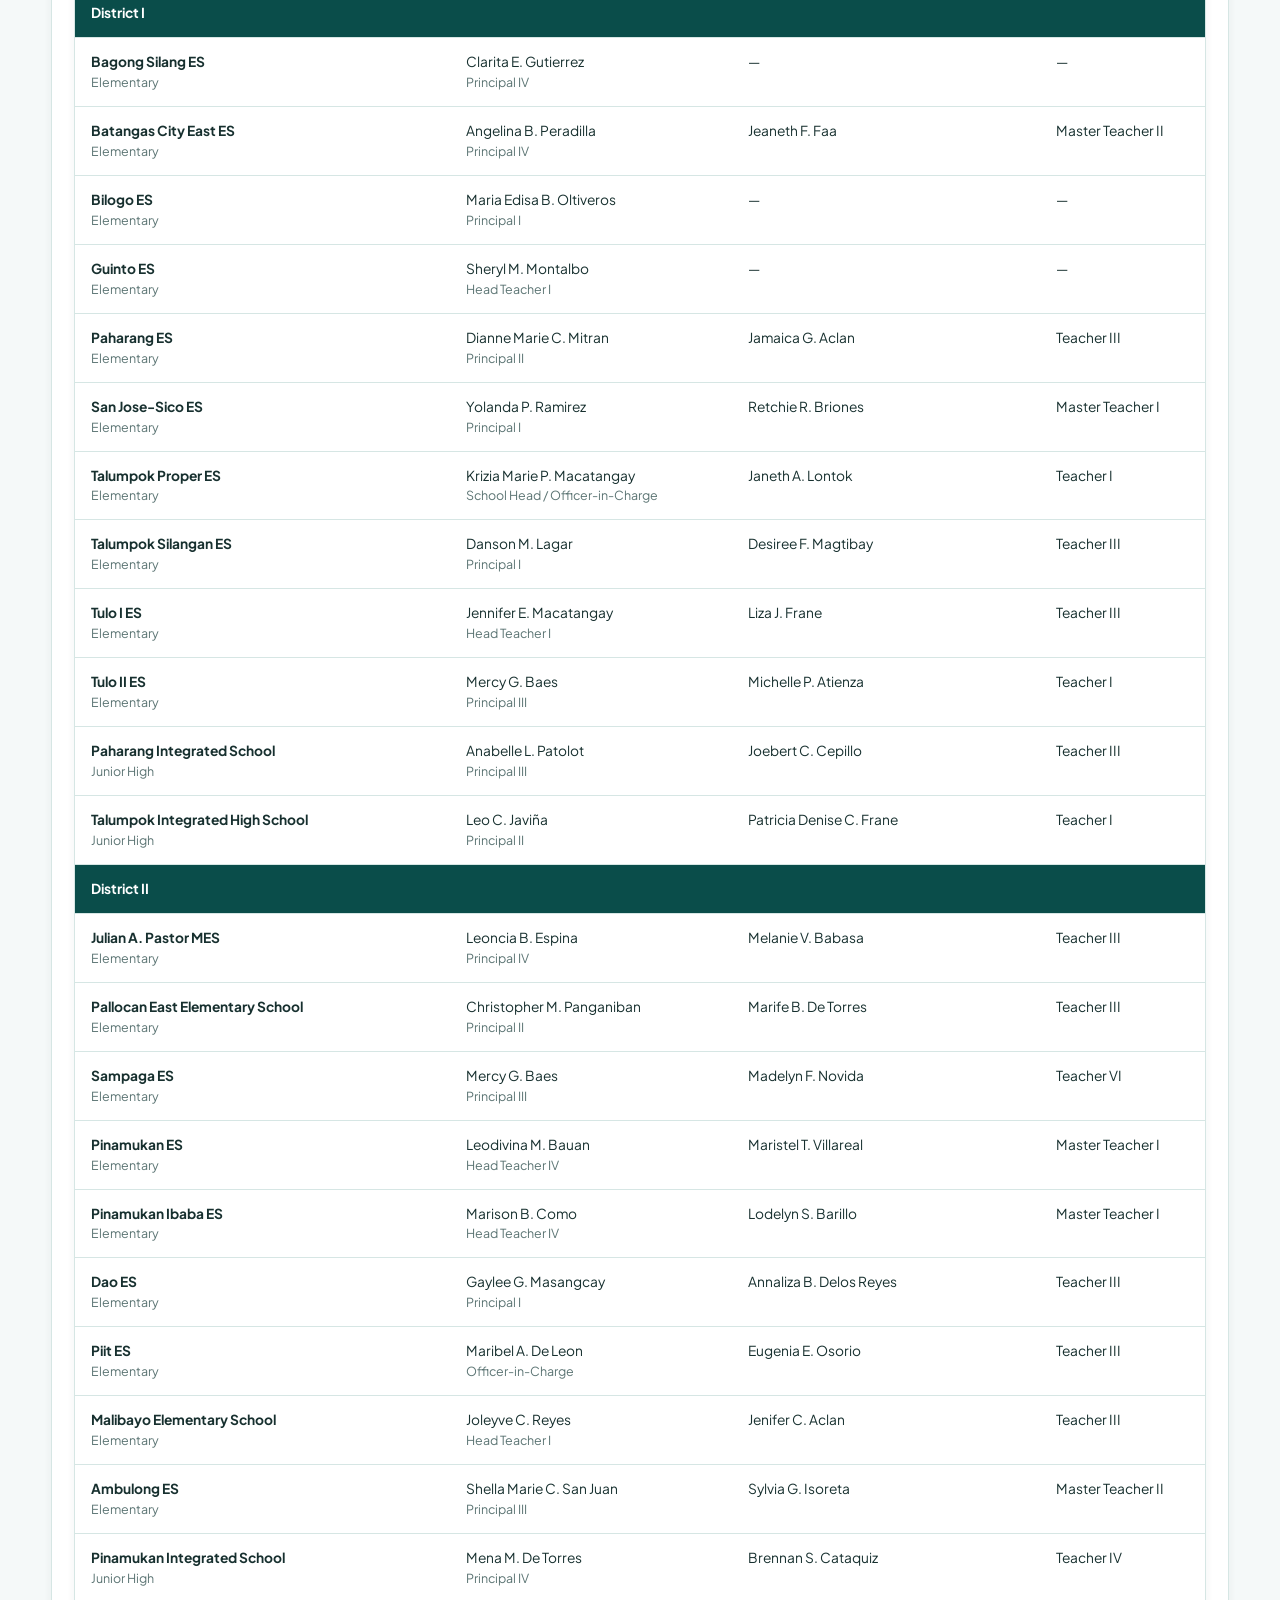
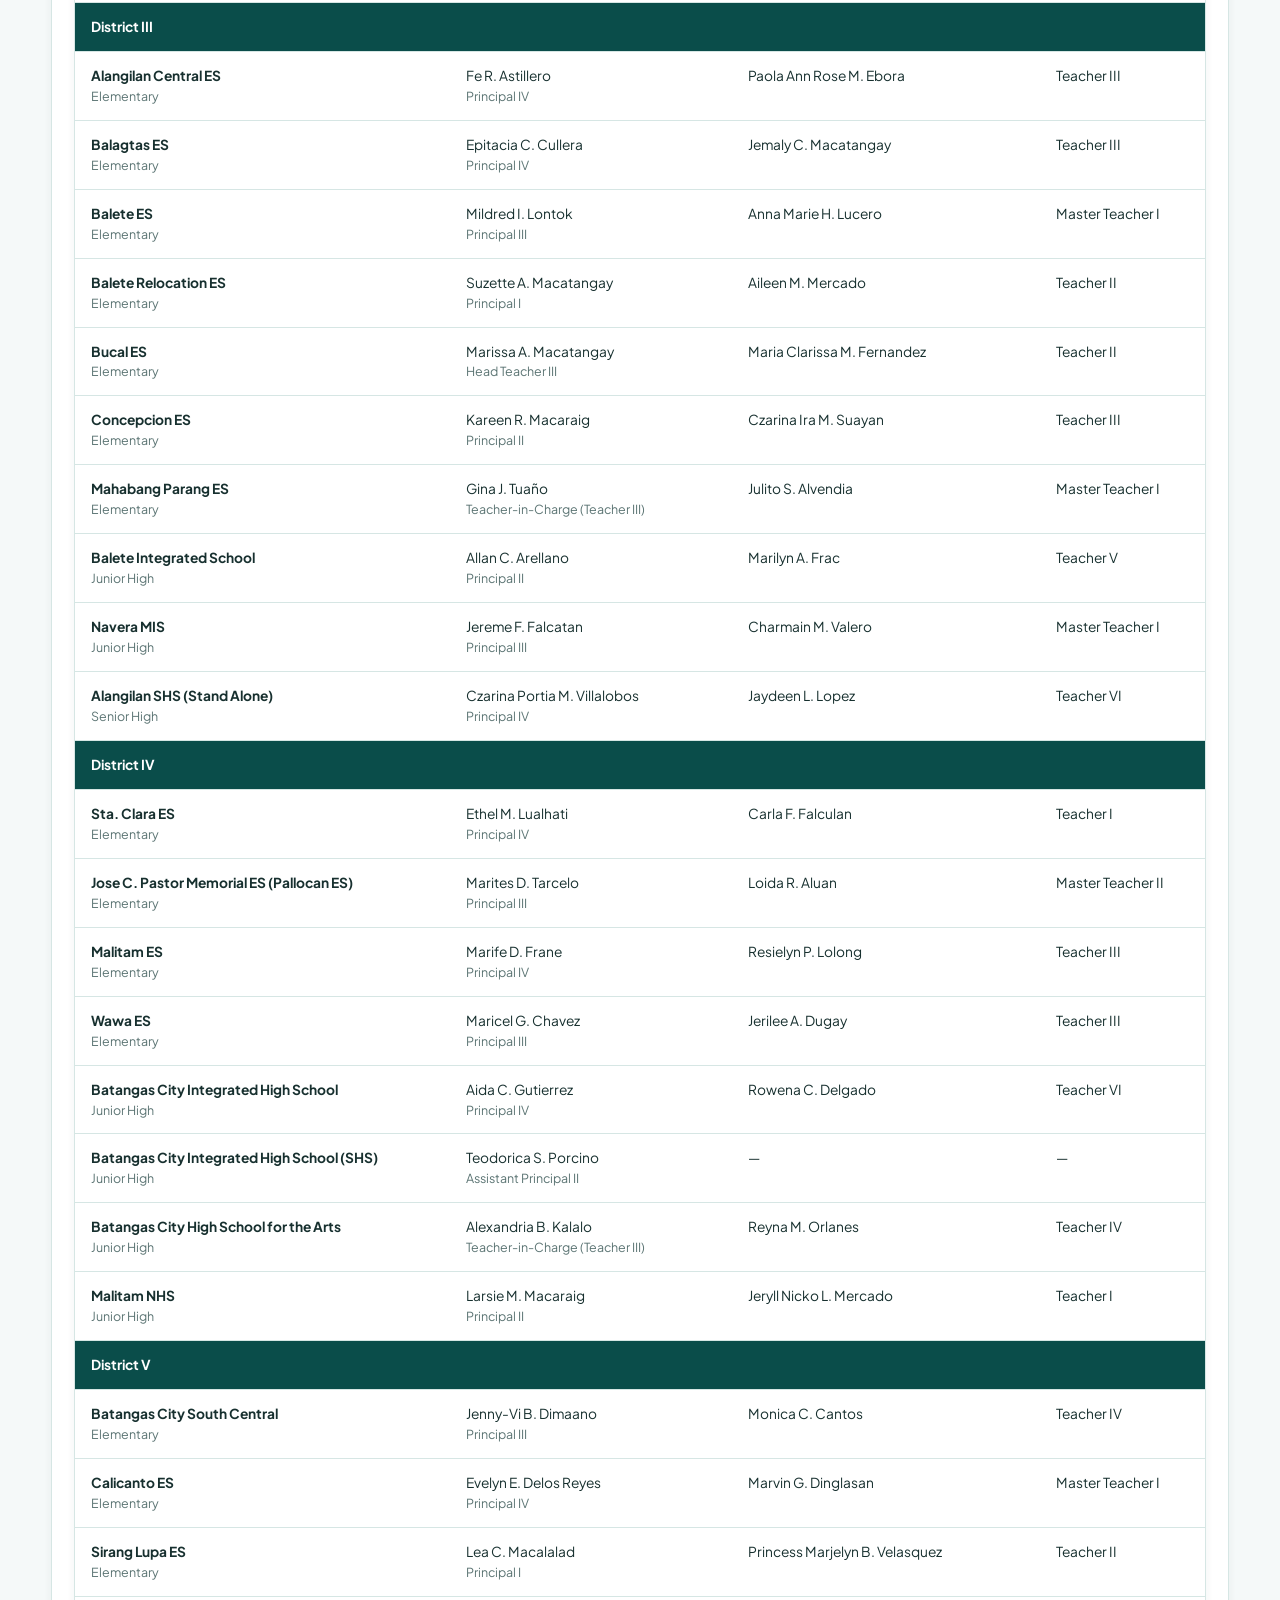
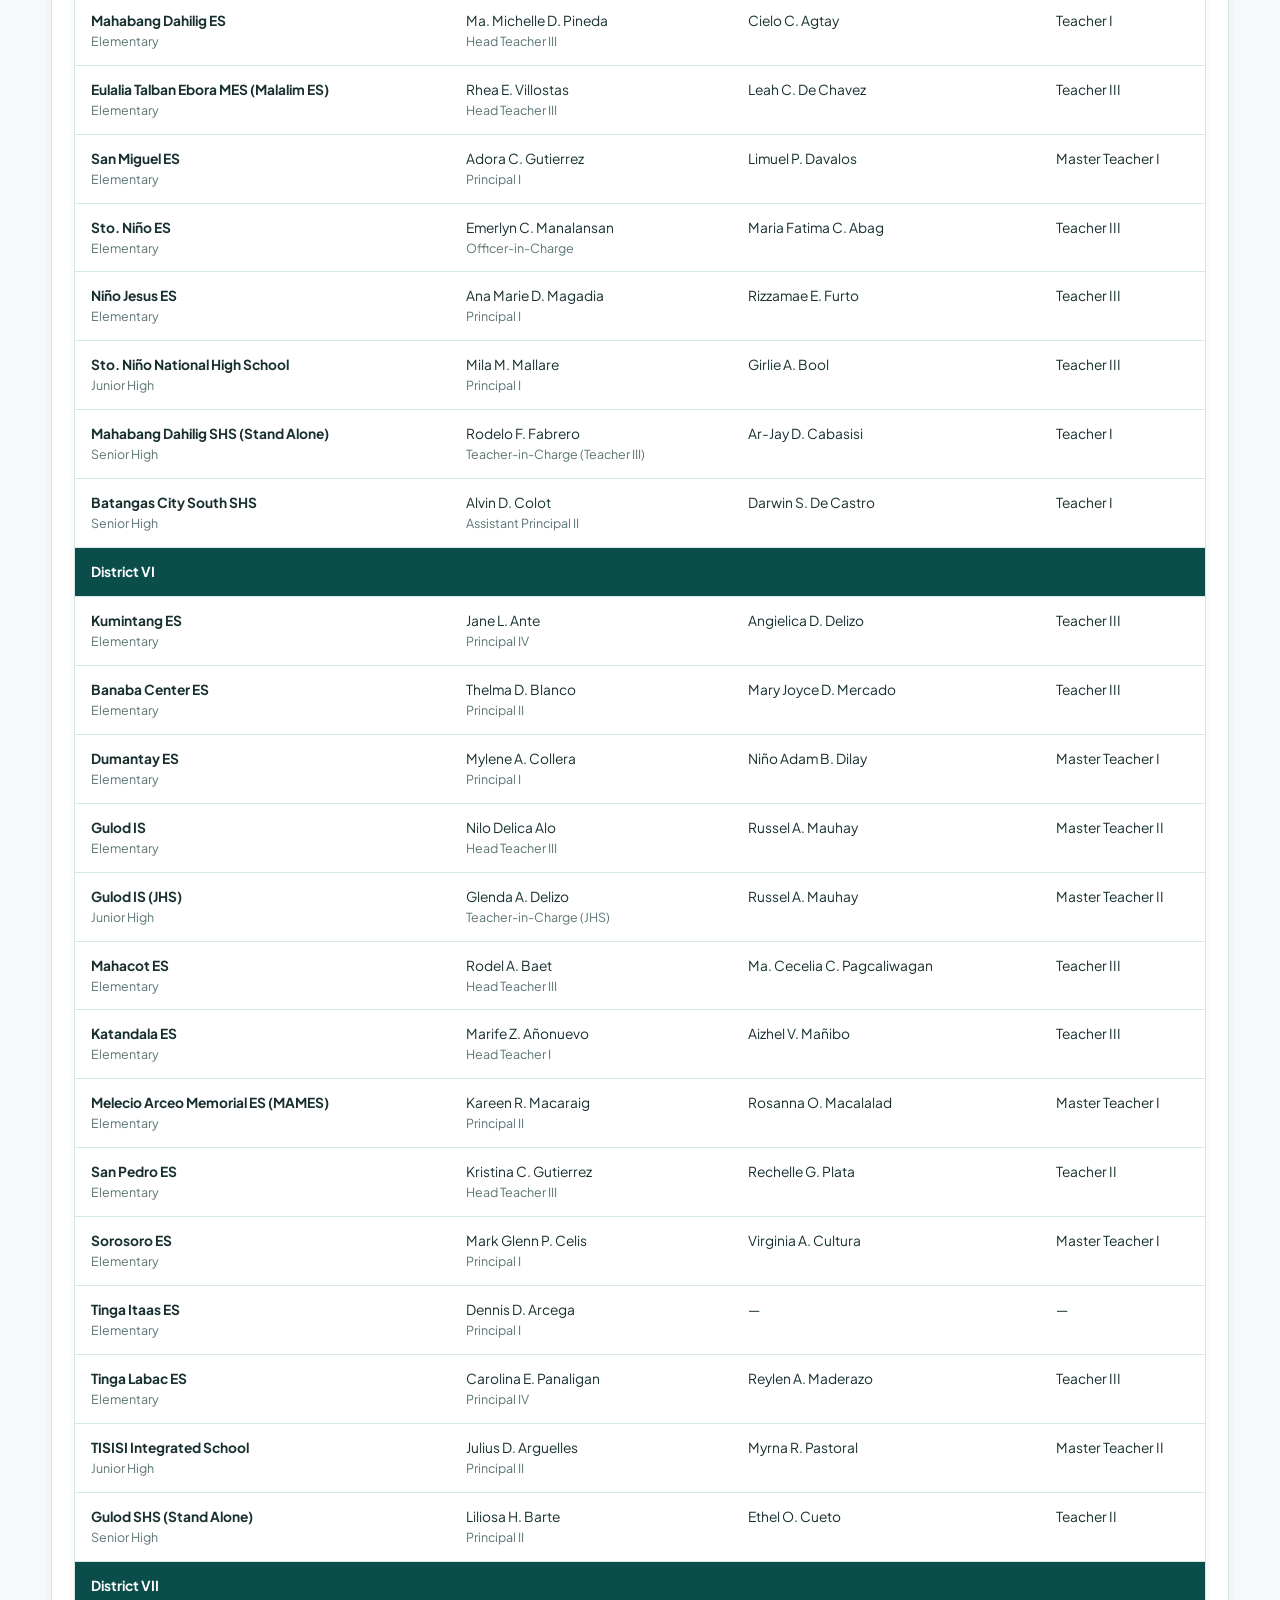
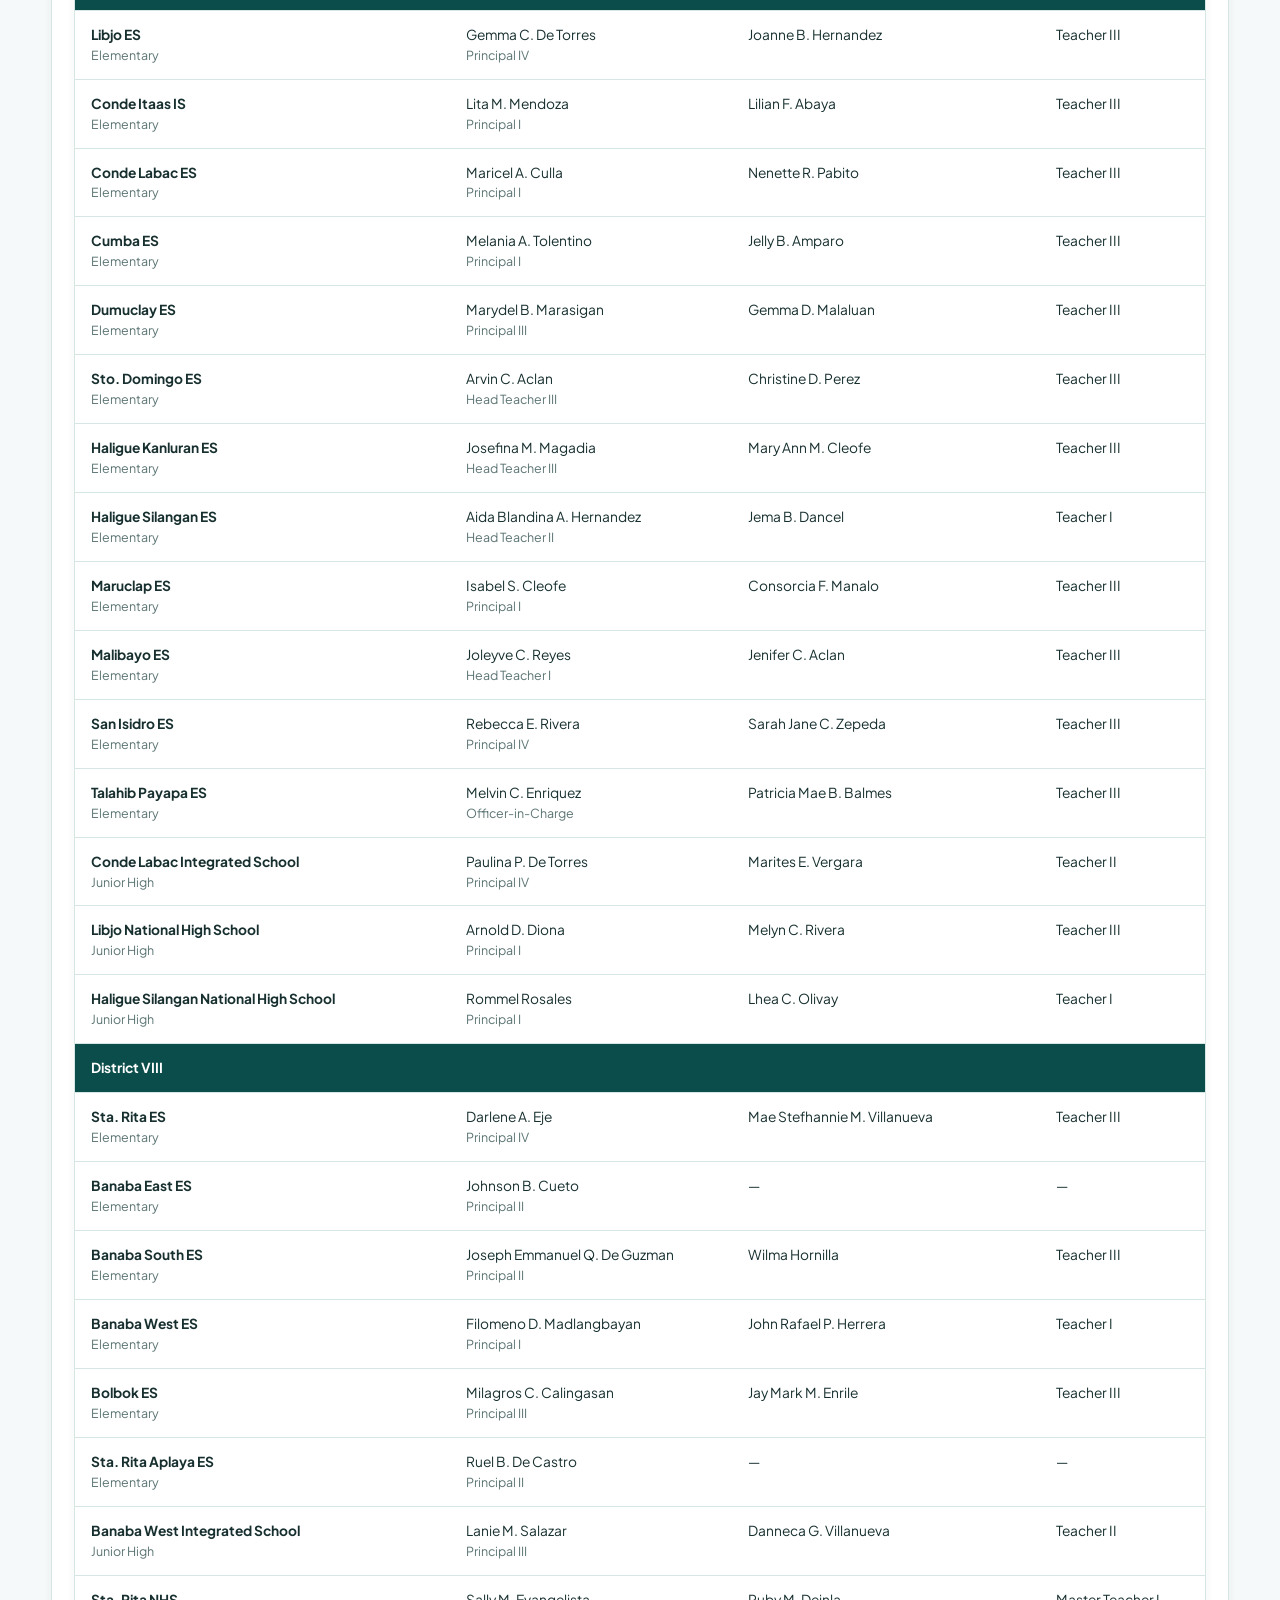
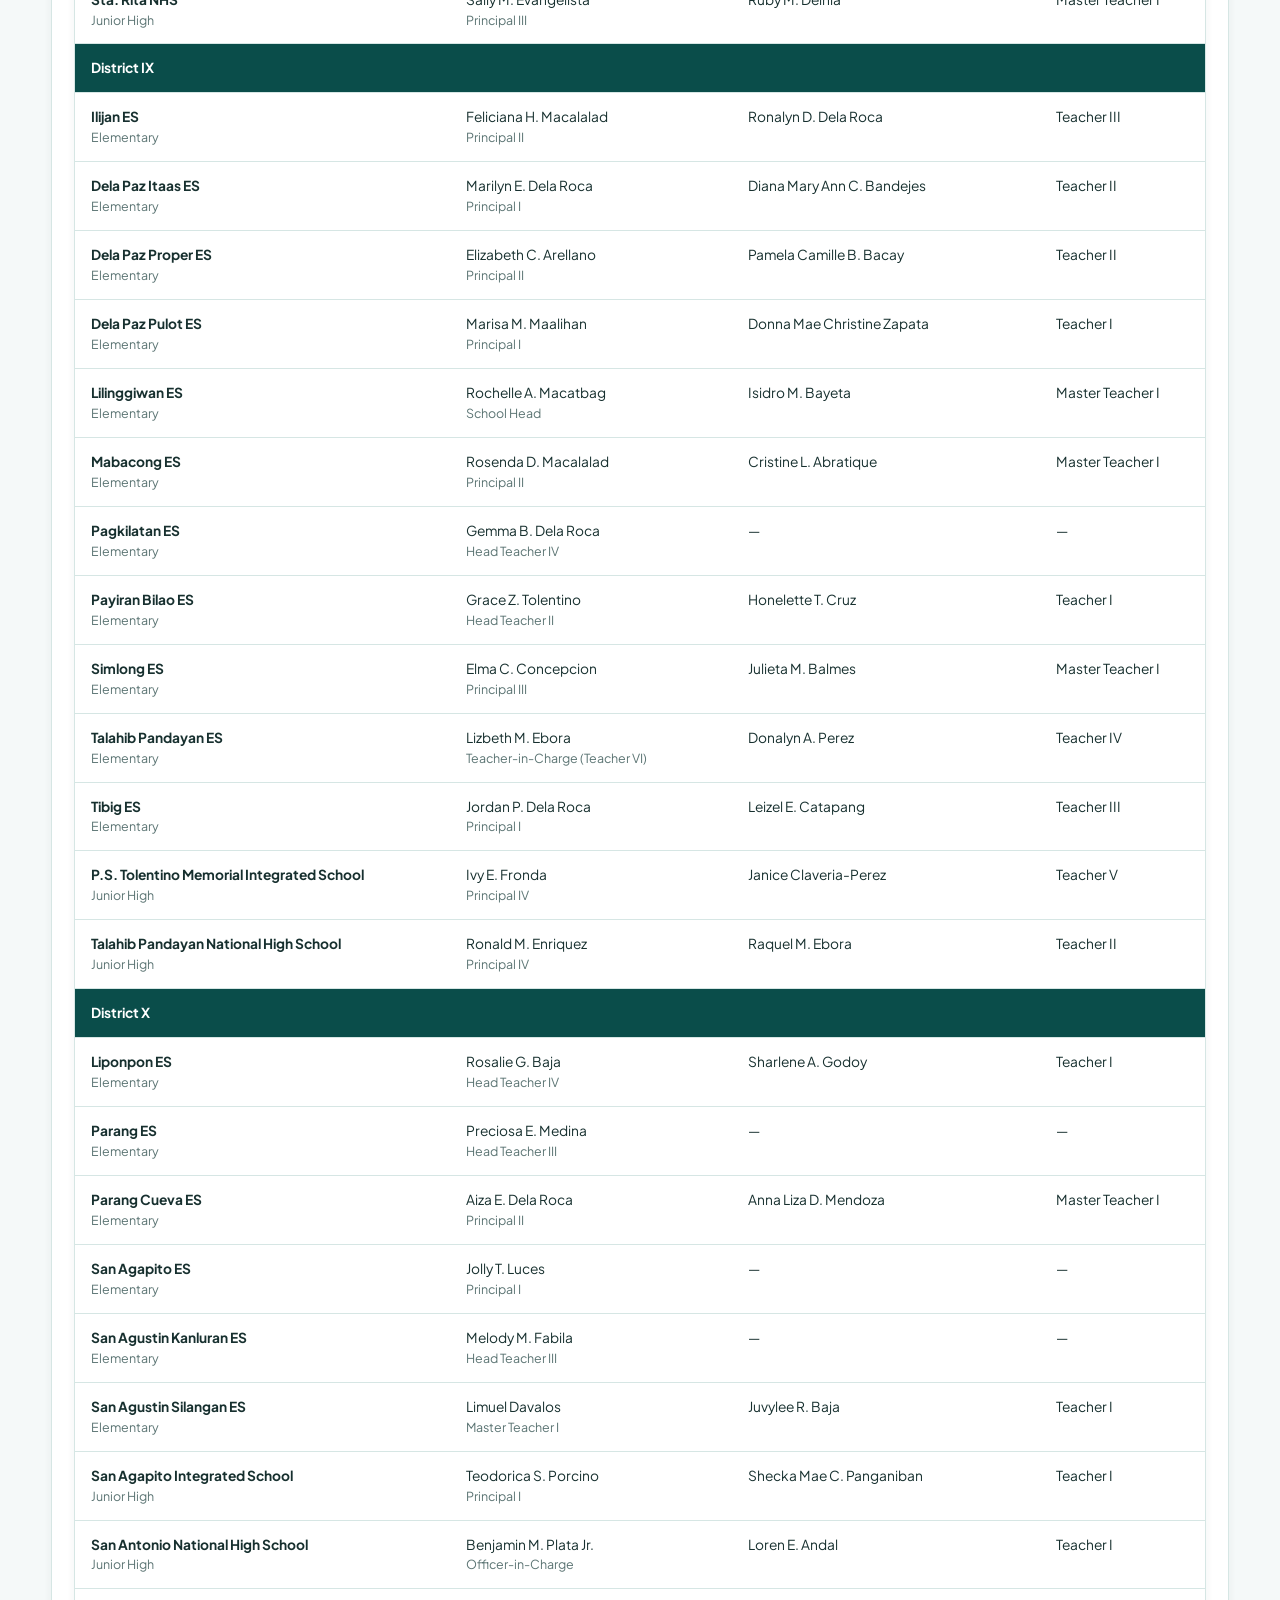
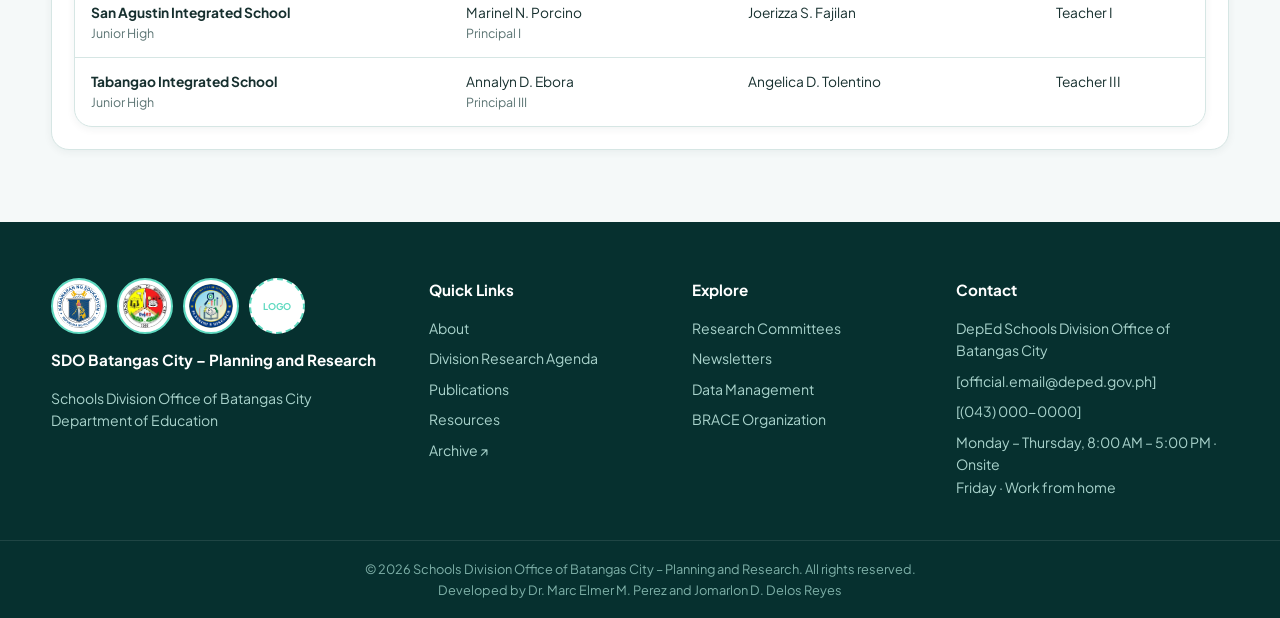
<file: research-committees.html>
<!doctype html>
<html lang="en">
  <head>
    <meta charset="UTF-8" />
    <meta name="viewport" content="width=device-width, initial-scale=1" />
    <title>Research Committees | SDO Batangas City – Planning and Research</title>
    <link rel="preconnect" href="https://fonts.googleapis.com" />
    <link
      href="https://fonts.googleapis.com/css2?family=Plus+Jakarta+Sans:wght@400;500;600;700;800&display=swap"
      rel="stylesheet"
    />
    <link rel="stylesheet" href="css/styles.css?v=54" />
  </head>
  <body data-page="committees">
    <div id="site-header"></div>
    <main id="page-root"></main>
    <div id="site-footer"></div>
    <script src="js/data.js?v=54"></script>
    <script src="js/components.js?v=54"></script>
    <script src="js/pages.js?v=54"></script>
    <script src="js/main.js?v=54"></script>
  </body>
</html>
</file>
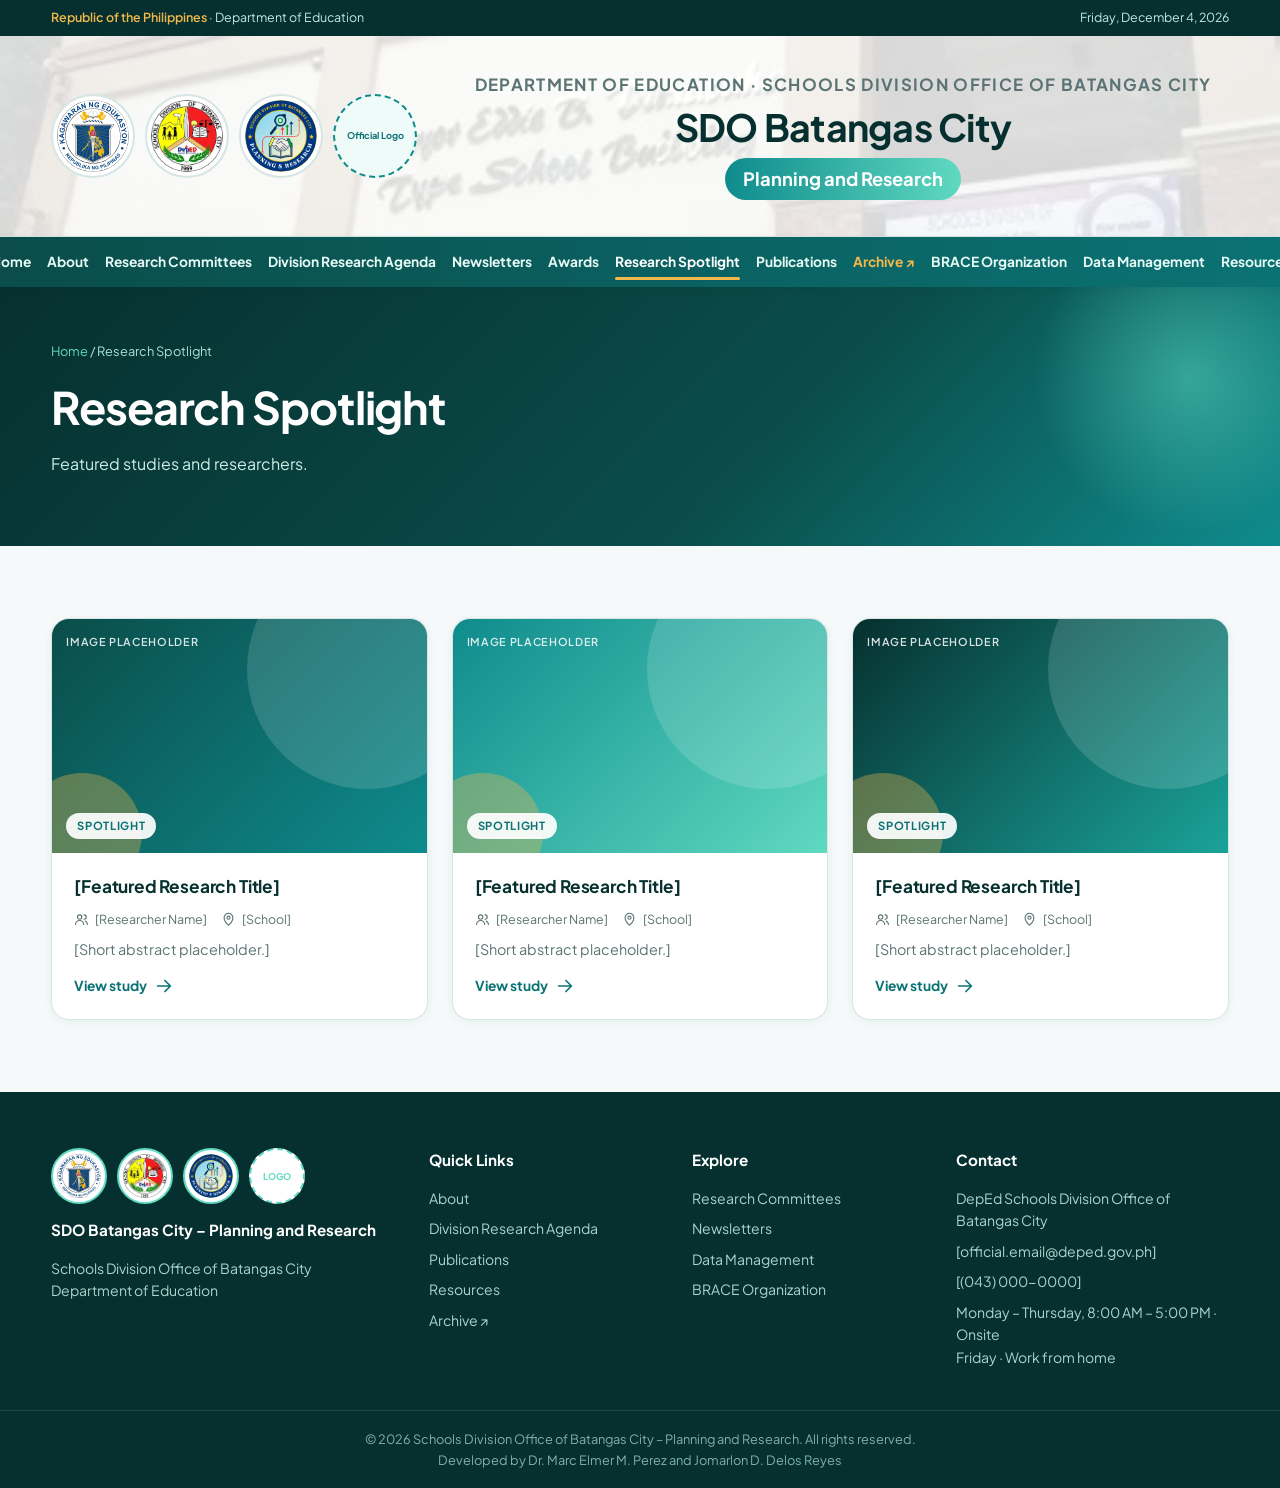
<file: research-spotlight.html>
<!doctype html>
<html lang="en">
  <head>
    <meta charset="UTF-8" />
    <meta name="viewport" content="width=device-width, initial-scale=1" />
    <title>Research Spotlight | SDO Batangas City – Planning and Research</title>
    <link rel="preconnect" href="https://fonts.googleapis.com" />
    <link
      href="https://fonts.googleapis.com/css2?family=Plus+Jakarta+Sans:wght@400;500;600;700;800&display=swap"
      rel="stylesheet"
    />
    <link rel="stylesheet" href="css/styles.css?v=54" />
  </head>
  <body data-page="spotlight">
    <div id="site-header"></div>
    <main id="page-root"></main>
    <div id="site-footer"></div>
    <script src="js/data.js?v=54"></script>
    <script src="js/components.js?v=54"></script>
    <script src="js/pages.js?v=54"></script>
    <script src="js/main.js?v=54"></script>
  </body>
</html>
</file>
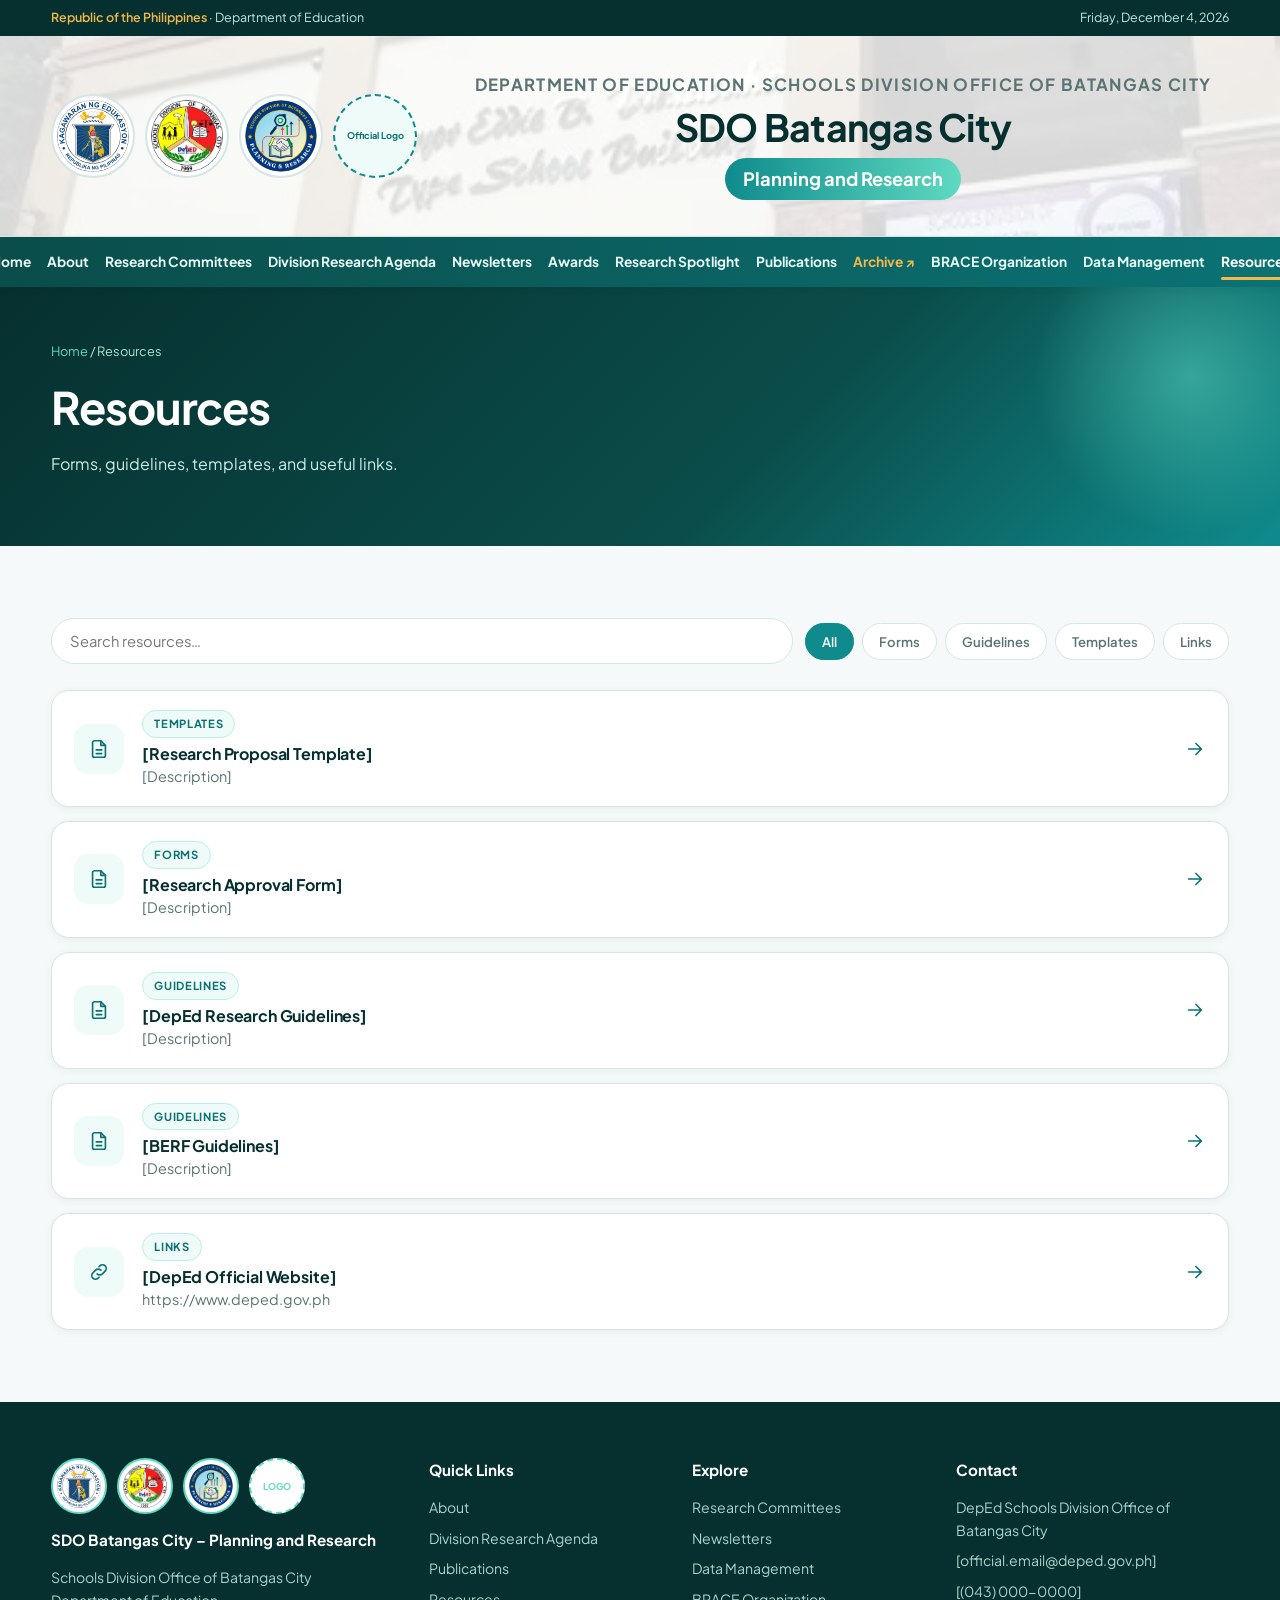
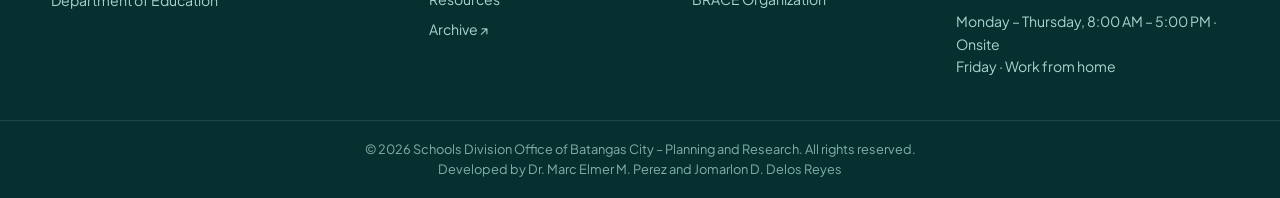
<file: resources.html>
<!doctype html>
<html lang="en">
  <head>
    <meta charset="UTF-8" />
    <meta name="viewport" content="width=device-width, initial-scale=1" />
    <title>Resources | SDO Batangas City – Planning and Research</title>
    <link rel="preconnect" href="https://fonts.googleapis.com" />
    <link
      href="https://fonts.googleapis.com/css2?family=Plus+Jakarta+Sans:wght@400;500;600;700;800&display=swap"
      rel="stylesheet"
    />
    <link rel="stylesheet" href="css/styles.css?v=54" />
  </head>
  <body data-page="resources">
    <div id="site-header"></div>
    <main id="page-root"></main>
    <div id="site-footer"></div>
    <script src="js/data.js?v=54"></script>
    <script src="js/components.js?v=54"></script>
    <script src="js/pages.js?v=54"></script>
    <script src="js/main.js?v=54"></script>
  </body>
</html>
</file>
<file: css/styles.css>
/* ==========================================================
   SDO Batangas City – Planning and Research
   Design system: Mint Blue-Green · modern institutional
   ========================================================== */
:root {
  --ink: #06302f;          /* deepest teal (text on light, dark bg) */
  --deep: #0a4d4a;         /* deep teal */
  --primary: #0f8b8d;      /* blue-green */
  --primary-600: #0b7274;
  --mint: #5fd9c0;         /* mint */
  --mint-200: #b9f0e3;
  --mint-50: #effbf8;
  --gold: #f2b84b;         /* DepEd-inspired accent */
  --gold-600: #d99a1f;
  --bg: #f5f9f9;
  --surface: #ffffff;
  --text: #17302f;
  --muted: #5b7473;
  --line: #d6e6e4;
  --radius: 18px;
  --radius-sm: 12px;
  --shadow-sm: 0 2px 8px rgba(6, 48, 47, .06);
  --shadow: 0 10px 30px rgba(6, 48, 47, .10);
  --shadow-lg: 0 24px 60px rgba(6, 48, 47, .16);
  --font: "Plus Jakarta Sans", "Segoe UI", system-ui, -apple-system, Roboto, Arial, sans-serif;
  --maxw: 100%;
}

* {
  box-sizing: border-box;
  margin: 0;
  padding: 0;
}

html {
  scroll-behavior: smooth;
}

body {
  font-family: var(--font);
  color: var(--text);
  background: var(--bg);
  line-height: 1.6;
  -webkit-font-smoothing: antialiased;
}

img {
  max-width: 100%;
  display: block;
}

a {
  color: var(--primary-600);
  text-decoration: none;
}

a:hover {
  color: var(--deep);
}

ul {
  list-style: none;
}

.container {
  width: min(var(--maxw), calc(100% - clamp(40px, 8vw, 160px)));
  margin-inline: auto;
}

.section {
  padding: 72px 0;
}

.section.alt {
  background: var(--surface);
}

.eyebrow {
  display: inline-flex;
  align-items: center;
  gap: 8px;
  font-size: .78rem;
  font-weight: 700;
  letter-spacing: .12em;
  text-transform: uppercase;
  color: var(--primary-600);
}

.eyebrow::before {
  content: "";
  width: 22px;
  height: 3px;
  border-radius: 3px;
  background: linear-gradient(90deg, var(--mint), var(--gold));
}

.section-head {
  display: flex;
  justify-content: space-between;
  align-items: flex-end;
  gap: 20px;
  flex-wrap: wrap;
  margin-bottom: 34px;
}

.section-head h2 {
  font-size: clamp(1.6rem, 3vw, 2.2rem);
  line-height: 1.2;
  color: var(--ink);
  margin-top: 8px;
  letter-spacing: -.02em;
}

.section-head p {
  color: var(--muted);
  max-width: 560px;
  margin-top: 8px;
}

.btn {
  display: inline-flex;
  align-items: center;
  gap: 8px;
  padding: 12px 22px;
  border-radius: 999px;
  font-weight: 700;
  font-size: .92rem;
  border: 2px solid transparent;
  cursor: pointer;
  transition: .25s;
  font-family: inherit;
}

.btn-primary {
  background: var(--gold);
  color: var(--ink);
}

.btn-primary:hover {
  background: var(--gold-600);
  color: var(--ink);
  transform: translateY(-2px);
  box-shadow: var(--shadow);
}

.btn-ghost {
  background: rgba(255, 255, 255, .12);
  color: #fff;
  border-color: rgba(255, 255, 255, .4);
  -webkit-backdrop-filter: blur(6px);
  backdrop-filter: blur(6px);
}

.btn-ghost:hover {
  background: #fff;
  color: var(--deep);
}

.btn-outline {
  border-color: var(--primary);
  color: var(--primary-600);
  background: transparent;
}

.btn-outline:hover {
  background: var(--primary);
  color: #fff;
}

.icon {
  width: 22px;
  height: 22px;
  stroke: currentColor;
  fill: none;
  stroke-width: 1.8;
  stroke-linecap: round;
  stroke-linejoin: round;
  flex: none;
}

/* ---------- Top bar ---------- */
.topbar {
  background: var(--ink);
  color: #bfe9e2;
  font-size: 0.78rem;
}

.topbar .container {
  display: flex;
  justify-content: space-between;
  gap: 16px;
  padding: 8px 0;
  flex-wrap: wrap;
}

.topbar b {
  color: var(--gold);
  font-weight: 600;
}

/* ---------- Header ---------- */
.site-header {
  position: relative;
  background: var(--surface);
  border-bottom: 1px solid var(--line);
  overflow: hidden;
}

.site-header::before {
  content: "";
  position: absolute;
  inset: 0;
  background: url("../assets/building.jpg") center 62% / cover no-repeat;
  opacity: 0.16;
  pointer-events: none;
}

.brand-row {
  position: relative;
  z-index: 1;
  display: flex;
  align-items: center;
  justify-content: flex-start;
  gap: 28px;
  min-height: 176px;
  padding: 36px 0;
}

.brand-row > .logos {
  position: static;
  transform: none;
  flex: none;
}

.logos {
  display: flex;
  gap: 10px;
}

.logo-ph {
  width: 84px;
  height: 84px;
  flex: 0 0 84px;
  border-radius: 50%;
  border: 2px dashed var(--primary);
  background: var(--mint-50);
  display: grid;
  place-items: center;
  text-align: center;
  font-size: .58rem;
  font-weight: 700;
  color: var(--primary-600);
  line-height: 1.15;
  overflow: hidden;
}

.logo-ph.has-logo {
  border-style: solid;
  border-color: var(--line);
  background: #fff;
  padding: 4px;
}

.logo-ph img {
  width: 100%;
  height: 100%;
  object-fit: cover;
  border-radius: 50%;
}

.brand-text {
  flex: 1;
  text-align: center;
  padding-inline: 12px 0;
  max-width: 100%;
  min-width: 0;
}

.brand-text small {
  display: block;
  font-size: 1.05rem;
  letter-spacing: .08em;
  text-transform: uppercase;
  color: var(--muted);
  font-weight: 700;
}

.brand-text strong {
  display: block;
  margin-top: 6px;
  font-size: 2.35rem;
  color: var(--ink);
  line-height: 1.15;
  letter-spacing: -.02em;
}

.brand-text span {
  display: inline-block;
  margin-top: 10px;
  font-size: 1.15rem;
  font-weight: 700;
  color: #fff;
  background: linear-gradient(90deg, var(--primary), var(--mint));
  padding: 6px 18px;
  border-radius: 999px;
}

/* ---------- Nav ---------- */
.nav-wrap {
  position: sticky;
  top: 0;
  z-index: 50;
  background: linear-gradient(90deg, var(--deep), var(--primary-600));
  box-shadow: var(--shadow-sm);
}

.nav-wrap .container {
  display: flex;
  align-items: center;
  justify-content: space-between;
  width: min(100%, calc(100% - 24px));
}

.nav {
  display: flex;
  flex-wrap: nowrap;
  width: 100%;
  justify-content: center;
  align-items: center;
  column-gap: 0;
}

.nav a {
  display: block;
  padding: 14px 8px;
  color: #e6fbf6;
  font-size: 0.86rem;
  font-weight: 700;
  position: relative;
  white-space: nowrap;
}

.nav a::after {
  content: "";
  position: absolute;
  left: 8px;
  right: 8px;
  bottom: 7px;
  height: 3px;
  border-radius: 3px;
  background: var(--gold);
  transform: scaleX(0);
  transition: .25s;
}

.nav a:hover,
.nav a.active {
  color: #fff;
}

.nav a:hover::after,
.nav a.active::after {
  transform: scaleX(1);
}

.nav a.ext {
  color: var(--gold);
}

.menu-btn {
  display: none;
  background: none;
  border: 0;
  color: #fff;
  padding: 12px 0;
  font-weight: 700;
  font-family: inherit;
  cursor: pointer;
  align-items: center;
  gap: 10px;
  font-size: .95rem;
}

/* ---------- Hero ---------- */
.hero {
  position: relative;
  color: #fff;
  overflow: hidden;
  min-height: calc(100vh - 150px);
  min-height: calc(100svh - 150px);
  background:
    radial-gradient(900px 500px at 85% -10%, rgba(95, 217, 192, .55), transparent 60%),
    radial-gradient(700px 500px at 0% 110%, rgba(242, 184, 75, .22), transparent 60%),
    linear-gradient(135deg, var(--ink) 0%, var(--deep) 55%, var(--primary) 120%);
}

.hero::before {
  content: "";
  position: absolute;
  inset: 0;
  background-image: radial-gradient(rgba(255, 255, 255, .12) 1.2px, transparent 1.2px);
  background-size: 26px 26px;
  -webkit-mask-image: linear-gradient(120deg, transparent 30%, #000);
  mask-image: linear-gradient(120deg, transparent 30%, #000);
}

.hero .container {
  position: relative;
  display: grid;
  grid-template-columns: 1.25fr .9fr;
  gap: 48px;
  align-items: center;
  padding: 64px 0 68px;
}

.hero h1 {
  font-size: clamp(2rem, 4.6vw, 3.4rem);
  line-height: 1.08;
  letter-spacing: -.03em;
  margin: 16px 0;
}

.hero h1 em {
  font-style: normal;
  background: linear-gradient(90deg, var(--mint), var(--gold));
  -webkit-background-clip: text;
  background-clip: text;
  color: transparent;
}

.hero p {
  color: #cdeee8;
  max-width: 540px;
  font-size: 1.05rem;
  text-align: justify;
}

.hero .eyebrow {
  color: var(--mint);
}

.hero-actions {
  display: flex;
  gap: 12px;
  flex-wrap: wrap;
  margin-top: 28px;
}

.hero-card {
  background: rgba(255, 255, 255, .1);
  border: 1px solid rgba(255, 255, 255, .25);
  border-radius: 24px;
  padding: 26px;
  -webkit-backdrop-filter: blur(14px);
  backdrop-filter: blur(14px);
  box-shadow: var(--shadow-lg);
}

.hero-card h3 {
  font-size: .8rem;
  letter-spacing: .12em;
  text-transform: uppercase;
  color: var(--mint);
}

.hero-stats {
  display: grid;
  grid-template-columns: 1fr 1fr;
  gap: 14px;
  margin-top: 16px;
}

.stat {
  background: rgba(255, 255, 255, .1);
  border-radius: 14px;
  padding: 16px;
}

.stat b {
  display: block;
  font-size: 1.9rem;
  line-height: 1;
  color: #fff;
}

.stat span {
  font-size: .78rem;
  color: #bfe9e2;
}

.wave {
  position: absolute;
  bottom: -1px;
  left: 0;
  width: 100%;
  height: 60px;
  fill: var(--bg);
}

/* ---------- Page hero (inner) ---------- */
.page-hero {
  background: linear-gradient(135deg, var(--ink), var(--deep) 60%, var(--primary));
  color: #fff;
  padding: 54px 0 70px;
  position: relative;
  overflow: hidden;
}

.page-hero::after {
  content: "";
  position: absolute;
  right: -80px;
  top: -80px;
  width: 340px;
  height: 340px;
  border-radius: 50%;
  background: radial-gradient(circle, rgba(95, 217, 192, .5), transparent 65%);
}

.page-hero .crumbs {
  font-size: .8rem;
  color: #a9e3d8;
}

.page-hero .crumbs a {
  color: var(--mint);
}

.page-hero h1 {
  font-size: clamp(1.8rem, 4vw, 2.8rem);
  letter-spacing: -.025em;
  margin-top: 10px;
}

.page-hero p {
  color: #cdeee8;
  max-width: 640px;
  margin-top: 8px;
}

/* ---------- Cards & grids ---------- */
.grid {
  display: grid;
  gap: 24px;
}

.g2 {
  grid-template-columns: repeat(2, 1fr);
}

.span-2 {
  grid-column: 1 / -1;
}

.bullets .muted {
  color: var(--muted);
  font-size: .82rem;
}

.g3 {
  grid-template-columns: repeat(3, 1fr);
}

.g4 {
  grid-template-columns: repeat(4, 1fr);
}

.card {
  background: var(--surface);
  border: 1px solid var(--line);
  border-radius: var(--radius);
  box-shadow: var(--shadow-sm);
  transition: .3s;
  overflow: hidden;
}

.card:hover {
  transform: translateY(-6px);
  box-shadow: var(--shadow);
  border-color: var(--mint);
}

.card-body {
  padding: 22px;
}

.card h3 {
  font-size: 1.08rem;
  color: var(--ink);
  line-height: 1.3;
  letter-spacing: -.01em;
}

.card p {
  color: var(--muted);
  font-size: .9rem;
  margin-top: 8px;
}

.tag {
  display: inline-block;
  font-size: .7rem;
  font-weight: 700;
  letter-spacing: .06em;
  text-transform: uppercase;
  padding: 4px 11px;
  border-radius: 999px;
  background: var(--mint-50);
  color: var(--primary-600);
  border: 1px solid var(--mint-200);
}

.tag.gold {
  background: #fff6e0;
  color: #9a6b00;
  border-color: #f6dca0;
}

.meta {
  display: flex;
  gap: 14px;
  flex-wrap: wrap;
  font-size: .78rem;
  color: var(--muted);
  margin-top: 12px;
}

.meta span {
  display: inline-flex;
  align-items: center;
  gap: 6px;
}

.meta .icon {
  width: 15px;
  height: 15px;
}

.more {
  display: inline-flex;
  align-items: center;
  gap: 6px;
  margin-top: 14px;
  font-weight: 700;
  font-size: .86rem;
}

/* generated artwork for image-based cards */
.art {
  position: relative;
  aspect-ratio: 16 / 10;
  overflow: hidden;
  display: flex;
  align-items: flex-end;
  padding: 14px;
  color: #fff;
}

.art img {
  position: absolute;
  inset: 0;
  width: 100%;
  height: 100%;
  object-fit: cover;
}

.art::before {
  content: "";
  position: absolute;
  inset: 0;
  background: var(--art);
}

.art::after {
  content: "";
  position: absolute;
  width: 240px;
  height: 240px;
  border-radius: 50%;
  right: -60px;
  top: -70px;
  background: rgba(255, 255, 255, .14);
}

.art .circle {
  position: absolute;
  width: 120px;
  height: 120px;
  border-radius: 50%;
  left: -30px;
  bottom: -40px;
  background: rgba(242, 184, 75, .35);
}

.art .tag {
  position: relative;
  z-index: 2;
  background: rgba(255, 255, 255, .92);
  border: 0;
}

.art .ph {
  position: absolute;
  top: 14px;
  left: 14px;
  z-index: 2;
  font-size: .68rem;
  color: #fff;
  opacity: .85;
  font-weight: 600;
  letter-spacing: .06em;
}

.a1 {
  --art: linear-gradient(135deg, #0a4d4a, #0f8b8d);
}

.a2 {
  --art: linear-gradient(135deg, #0f8b8d, #5fd9c0);
}

.a3 {
  --art: linear-gradient(135deg, #06302f, #1aa39a);
}

.a4 {
  --art: linear-gradient(135deg, #17a2a5, #9be8d5);
}

/* featured announcement */
.feature {
  display: grid;
  grid-template-columns: 1.35fr 1fr;
  gap: 24px;
}

.feature .main {
  display: grid;
}

.feature .main .art {
  aspect-ratio: auto;
  min-height: 340px;
  padding: 26px;
  align-items: flex-end;
}

.feature-copy {
  position: absolute;
  inset: auto 0 0 0;
  padding: 26px;
  background: linear-gradient(0deg, rgba(6, 48, 47, .9), transparent);
  z-index: 2;
  color: #fff;
}

.feature-copy h3 {
  color: #fff;
  font-size: 1.5rem;
  margin-top: 8px;
}

.feature-copy p {
  color: #cdeee8;
}

.stack {
  display: grid;
  gap: 16px;
}

.mini {
  display: grid;
  grid-template-columns: 120px 1fr;
  gap: 14px;
  align-items: center;
  padding: 12px;
}

.mini .art {
  aspect-ratio: 1;
  border-radius: 12px;
  padding: 0;
}

.mini .art .tag,
.mini .art .ph {
  display: none;
}

.mini h3 {
  font-size: .98rem;
}

/* ---------- Calendar ---------- */
.cal-wrap {
  display: grid;
  grid-template-columns: 1.2fr 1fr;
  gap: 24px;
}

.calendar {
  padding: 22px;
}

.cal-head {
  display: flex;
  justify-content: space-between;
  align-items: center;
  margin-bottom: 14px;
}

.cal-head h3 {
  font-size: 1.15rem;
}

.cal-nav button {
  width: 36px;
  height: 36px;
  border-radius: 50%;
  border: 1px solid var(--line);
  background: #fff;
  cursor: pointer;
  font-size: 1rem;
  color: var(--primary-600);
  transition: .2s;
}

.cal-nav button:hover {
  background: var(--primary);
  color: #fff;
}

.cal-grid {
  display: grid;
  grid-template-columns: repeat(7, 1fr);
  gap: 6px;
}

.cal-dow {
  font-size: .7rem;
  font-weight: 700;
  color: var(--muted);
  text-align: center;
  padding: 6px 0;
  text-transform: uppercase;
}

.cal-day {
  aspect-ratio: 1;
  border-radius: 12px;
  display: grid;
  place-items: center;
  font-size: .86rem;
  position: relative;
  cursor: default;
  background: var(--bg);
}

.cal-day.empty {
  background: none;
}

.cal-day.today {
  background: var(--primary);
  color: #fff;
  font-weight: 800;
}

.cal-day.has {
  background: var(--mint-200);
  font-weight: 800;
  color: var(--ink);
  cursor: pointer;
}

.cal-day.has::after {
  content: "";
  position: absolute;
  bottom: 6px;
  width: 5px;
  height: 5px;
  border-radius: 50%;
  background: var(--gold-600);
}

.cal-day.has:hover {
  background: var(--mint);
}

.event-list {
  display: grid;
  gap: 12px;
  align-content: start;
}

.event {
  display: flex;
  gap: 16px;
  align-items: center;
  background: var(--surface);
  border: 1px solid var(--line);
  border-radius: var(--radius-sm);
  padding: 14px;
  transition: .25s;
}

.event:hover {
  border-color: var(--mint);
  box-shadow: var(--shadow-sm);
}

.event .date {
  flex: none;
  width: 60px;
  text-align: center;
  background: linear-gradient(160deg, var(--primary), var(--deep));
  color: #fff;
  border-radius: 12px;
  padding: 8px 0;
}

.event .date b {
  display: block;
  font-size: 1.35rem;
  line-height: 1;
}

.event .date span {
  font-size: .68rem;
  letter-spacing: .1em;
  text-transform: uppercase;
  color: var(--mint-200);
}

.event h4 {
  font-size: .95rem;
  color: var(--ink);
  line-height: 1.3;
}

.event small {
  color: var(--muted);
}

/* ---------- Timeline / updates ---------- */
.timeline {
  position: relative;
  padding-left: 30px;
  display: grid;
  gap: 18px;
}

.timeline::before {
  content: "";
  position: absolute;
  left: 8px;
  top: 6px;
  bottom: 6px;
  width: 2px;
  background: linear-gradient(var(--mint), var(--line));
}

.tl-item {
  position: relative;
  background: var(--surface);
  border: 1px solid var(--line);
  border-radius: var(--radius-sm);
  padding: 16px 18px;
}

.tl-item::before {
  content: "";
  position: absolute;
  left: -29px;
  top: 20px;
  width: 14px;
  height: 14px;
  border-radius: 50%;
  background: var(--gold);
  border: 3px solid var(--bg);
  box-shadow: 0 0 0 2px var(--mint);
}

.tl-item time {
  font-size: .74rem;
  font-weight: 700;
  color: var(--primary-600);
  letter-spacing: .06em;
  text-transform: uppercase;
}

.tl-item h4 {
  margin-top: 2px;
  color: var(--ink);
}

.tl-item p {
  font-size: .88rem;
  color: var(--muted);
}

/* ---------- Quick access ---------- */
.quick {
  padding: 24px;
  display: flex;
  flex-direction: column;
  gap: 12px;
  color: var(--text);
}

.quick .ico {
  width: 52px;
  height: 52px;
  border-radius: 16px;
  display: grid;
  place-items: center;
  background: linear-gradient(135deg, var(--mint-200), var(--mint-50));
  color: var(--primary-600);
  transition: .3s;
}

.quick:hover .ico {
  background: linear-gradient(135deg, var(--primary), var(--mint));
  color: #fff;
  transform: rotate(-6deg) scale(1.06);
}

.quick h3 {
  font-size: 1.02rem;
}

.quick p {
  margin: 0;
  font-size: .86rem;
}

/* ---------- About ---------- */
.mv-card {
  padding: 34px;
  position: relative;
}

.mv-card .big {
  font-size: 3.2rem;
  line-height: 1;
  position: absolute;
  right: 20px;
  top: 10px;
  color: var(--mint-200);
  font-weight: 800;
}

.mv-card h3 {
  font-size: 1.3rem;
  margin-bottom: 10px;
}

.mv-card p {
  text-align: justify;
}

.placeholder-note {
  display: inline-block;
  margin-top: 12px;
  font-size: .74rem;
  color: #8a6a1b;
  background: #fff6e0;
  border: 1px dashed var(--gold-600);
  padding: 3px 10px;
  border-radius: 8px;
}

.person {
  padding: 22px;
  text-align: center;
}

.avatar {
  width: 84px;
  height: 84px;
  border-radius: 50%;
  margin: 0 auto 12px;
  display: grid;
  place-items: center;
  font-weight: 800;
  font-size: 1.4rem;
  color: #fff;
  background: linear-gradient(135deg, var(--primary), var(--mint));
  border: 4px solid var(--mint-50);
  box-shadow: 0 0 0 2px var(--mint);
  overflow: hidden;
}

.avatar img {
  width: 100%;
  height: 100%;
  object-fit: cover;
  object-position: center 18%;
}

.person small {
  color: var(--primary-600);
  font-weight: 700;
  font-size: .76rem;
}

.sdr-members {
  display: grid;
  grid-template-columns: repeat(4, 1fr);
  gap: 12px;
}

.sdr-member {
  background: var(--mint-50);
  border-radius: 12px;
  padding: 14px 12px;
}

.sdr-member b,
.editors b {
  display: block;
  color: var(--ink);
  font-size: .92rem;
  line-height: 1.35;
}

.sdr-member span,
.editors span {
  display: block;
  margin-top: 4px;
  color: var(--muted);
  font-size: .8rem;
  line-height: 1.4;
}

.board-label {
  margin: 26px 0 12px;
  font-size: .75rem;
  letter-spacing: .06em;
  text-transform: uppercase;
  color: var(--primary-600);
}

.board-leads {
  display: grid;
  grid-template-columns: 1fr 1fr;
  gap: 16px;
}

.board-leads .board-label {
  margin-top: 8px;
}

.portrait {
  width: 140px;
  aspect-ratio: 35 / 45;
  margin: 0 auto 12px;
  border-radius: 10px;
  overflow: hidden;
  display: grid;
  place-items: center;
  color: var(--primary);
  background:
    linear-gradient(180deg, var(--mint-50), #fff);
  border: 1px dashed var(--primary);
}

.portrait:has(img) {
  border-style: solid;
  border-color: var(--mint);
  background: #fff;
}

.portrait img {
  width: 100%;
  height: 100%;
  object-fit: cover;
  object-position: center center;
}

.portrait .icon {
  width: 32px;
  height: 32px;
}

.editors {
  list-style: none;
  display: grid;
  grid-template-columns: 1fr 1fr;
  gap: 0 28px;
  margin: 0;
  padding: 0;
}

.editors li {
  padding: 12px 0;
  border-bottom: 1px solid var(--line);
}

.hub {
  display: grid;
  grid-template-columns: 1fr 1.2fr;
  gap: 24px;
}

.hub-info {
  padding: 30px;
}

.hub-info li {
  display: flex;
  gap: 12px;
  margin-top: 16px;
  color: var(--muted);
  font-size: .92rem;
}

.hub-info .icon {
  color: var(--primary);
}

.map-ph {
  min-height: 320px;
  border-radius: var(--radius);
  background:
    linear-gradient(rgba(15, 139, 141, .08) 1px, transparent 1px) 0 0 / 32px 32px,
    linear-gradient(90deg, rgba(15, 139, 141, .08) 1px, transparent 1px) 0 0 / 32px 32px,
    linear-gradient(135deg, var(--mint-50), var(--mint-200));
  border: 2px dashed var(--primary);
  display: grid;
  place-items: center;
  text-align: center;
  color: var(--primary-600);
  font-weight: 700;
  padding: 20px;
}

.map-ph.has-map {
  border: 0;
  padding: 0;
  background: none;
  overflow: hidden;
}

.map-ph iframe {
  width: 100%;
  height: 100%;
  min-height: 320px;
  border: 0;
  border-radius: var(--radius);
}

/* ---------- Org chart ---------- */
.org-scroll {
  overflow: auto;
  height: min(72vh, 760px);
  max-height: min(72vh, 760px);
  padding: 30px 10px 40px;
  background:
    radial-gradient(var(--mint-200) 1px, transparent 1px) 0 0 / 22px 22px,
    var(--surface);
  border: 1px solid var(--line);
  border-radius: var(--radius);
  cursor: grab;
  -webkit-user-select: none;
  user-select: none;
  touch-action: none;
}

.org-scroll.is-dragging,
.org-scroll.is-dragging .node {
  cursor: grabbing;
}

.org-stage {
  position: relative;
}

.tree {
  position: absolute;
  top: 0;
  left: 0;
  min-width: max-content;
  display: flex;
  justify-content: center;
  transform-origin: top left;
}

.tree ul {
  display: flex;
  justify-content: center;
  padding-top: 32px;
  position: relative;
}

.tree > ul {
  padding-top: 0;
}

.tree li {
  position: relative;
  padding: 32px 10px 0;
  text-align: center;
  display: flex;
  flex-direction: column;
  align-items: center;
}

.tree > ul > li {
  padding-top: 0;
}

.tree li::before,
.tree li::after {
  content: "";
  position: absolute;
  top: 0;
  right: 50%;
  width: 50%;
  height: 32px;
  border-top: 2px solid var(--primary);
}

.tree li::after {
  right: auto;
  left: 50%;
  border-left: 2px solid var(--primary);
}

.tree > ul > li::before,
.tree > ul > li::after {
  display: none;
}

.tree li:only-child::after,
.tree li:only-child::before {
  display: none;
}

.tree li:only-child {
  padding-top: 0;
}

.tree li:first-child::before,
.tree li:last-child::after {
  border: 0;
}

.tree li:last-child::before {
  border-right: 2px solid var(--primary);
  border-radius: 0 14px 0 0;
}

.tree li:first-child::after {
  border-radius: 14px 0 0 0;
}

.tree ul ul::before {
  content: "";
  position: absolute;
  top: 0;
  left: 50%;
  border-left: 2px solid var(--primary);
  height: 32px;
}

.tree li.stagger > ul {
  padding-top: 250px;
}

.tree li.stagger > ul::before {
  height: 250px;
}

.tree li.collapsed > ul {
  display: none;
}

.node {
  position: relative;
  width: 210px;
  background: var(--surface);
  border: 1px solid var(--line);
  border-top: 4px solid var(--primary);
  border-radius: 14px;
  padding: 16px 12px 14px;
  box-shadow: var(--shadow-sm);
  cursor: grab;
  transition: .25s;
}

.node:hover {
  transform: translateY(-4px);
  box-shadow: var(--shadow);
  border-color: var(--mint);
}

.node.lvl0 {
  border-top-color: var(--gold);
  width: 240px;
}

.node .avatar {
  width: 64px;
  height: 64px;
  font-size: 1.1rem;
  margin-bottom: 8px;
}

.node.title-only {
  display: flex;
  flex-direction: column;
  justify-content: center;
  min-height: 78px;
}

.node b {
  display: block;
  font-size: .9rem;
  color: var(--ink);
  line-height: 1.25;
}

.node span {
  display: block;
  font-size: .74rem;
  color: var(--primary-600);
  font-weight: 600;
  margin-top: 3px;
  line-height: 1.3;
}

.toggle {
  position: absolute;
  left: 50%;
  bottom: -13px;
  transform: translateX(-50%);
  width: 26px;
  height: 26px;
  border-radius: 50%;
  border: 2px solid var(--primary);
  background: #fff;
  color: var(--primary-600);
  font-weight: 800;
  cursor: pointer;
  display: grid;
  place-items: center;
  font-size: .85rem;
  line-height: 1;
  z-index: 2;
}

.toggle:hover {
  background: var(--primary);
  color: #fff;
}

.org-tools {
  display: flex;
  gap: 10px;
  margin-bottom: 16px;
  flex-wrap: wrap;
  align-items: center;
  padding-right: 64px;
}

.org-zoom {
  display: inline-flex;
  align-items: center;
  gap: 6px;
  margin-left: auto;
}

.org-zoom .chip {
  min-width: 42px;
  padding: 9px 12px;
  text-align: center;
}

.org-zoom-label {
  min-width: 52px;
  text-align: center;
  font-weight: 700;
  font-size: 0.82rem;
  color: var(--primary-600);
}

/* modal */
.modal {
  position: fixed;
  inset: 0;
  background: rgba(6, 48, 47, .6);
  -webkit-backdrop-filter: blur(4px);
  backdrop-filter: blur(4px);
  display: none;
  place-items: center;
  z-index: 100;
  padding: 20px;
}

.modal.open {
  display: grid;
}

.modal-box {
  background: #fff;
  border-radius: 24px;
  padding: 34px;
  max-width: 420px;
  width: 100%;
  text-align: center;
  position: relative;
  box-shadow: var(--shadow-lg);
}

.modal-box .avatar {
  width: 110px;
  height: 110px;
  font-size: 2rem;
}

.modal-box h3 {
  font-size: 1.3rem;
  color: var(--ink);
}

.modal-box p {
  color: var(--muted);
  font-size: .9rem;
  margin-top: 6px;
}

.modal-x {
  position: absolute;
  right: 16px;
  top: 12px;
  border: 0;
  background: none;
  font-size: 1.6rem;
  cursor: pointer;
  color: var(--muted);
}

/* ---------- Lists / filters ---------- */
.toolbar {
  display: flex;
  gap: 12px;
  flex-wrap: wrap;
  margin-bottom: 26px;
  align-items: center;
}

.search {
  flex: 1;
  min-width: 220px;
  padding: 13px 18px;
  border-radius: 999px;
  border: 1px solid var(--line);
  font-family: inherit;
  font-size: .92rem;
  background: #fff;
  outline: none;
}

.search:focus {
  border-color: var(--primary);
  box-shadow: 0 0 0 4px rgba(95, 217, 192, .3);
}

.chip {
  padding: 9px 16px;
  border-radius: 999px;
  border: 1px solid var(--line);
  background: #fff;
  font-weight: 600;
  font-size: .82rem;
  cursor: pointer;
  font-family: inherit;
  color: var(--muted);
  transition: .2s;
}

.chip:hover {
  border-color: var(--primary);
  color: var(--primary-600);
}

.chip.on {
  background: var(--primary);
  border-color: var(--primary);
  color: #fff;
}

.row {
  display: flex;
  gap: 18px;
  align-items: center;
  padding: 18px 22px;
}

.row .ico {
  width: 50px;
  height: 50px;
  border-radius: 14px;
  flex: none;
  display: grid;
  place-items: center;
  background: var(--mint-50);
  color: var(--primary-600);
}

.row h3 {
  font-size: 1rem;
}

.row .grow {
  flex: 1;
}

.list {
  display: grid;
  gap: 14px;
}

.num {
  font-size: 2.4rem;
  font-weight: 800;
  line-height: 1;
  background: linear-gradient(135deg, var(--primary), var(--mint));
  -webkit-background-clip: text;
  background-clip: text;
  color: transparent;
}

.bullets {
  margin-top: 10px;
  display: grid;
  gap: 6px;
}

.bullets li {
  position: relative;
  padding-left: 20px;
  font-size: .88rem;
  color: var(--muted);
}

.bullets li::before {
  content: "";
  position: absolute;
  left: 0;
  top: .6em;
  width: 8px;
  height: 8px;
  border-radius: 50%;
  background: var(--mint);
}

.empty-msg {
  text-align: center;
  color: var(--muted);
  padding: 40px;
  display: none;
}

.notice {
  background: #fff6e0;
  border: 1px dashed var(--gold-600);
  color: #7a5a10;
  border-radius: var(--radius-sm);
  padding: 14px 18px;
  font-size: .88rem;
  margin-bottom: 28px;
}

/* ---------- Footer ---------- */
.footer {
  background: var(--ink);
  color: #a9d3cc;
  margin-top: 0;
}

.footer .container {
  display: grid;
  grid-template-columns: 1.5fr 1fr 1fr 1.2fr;
  gap: 36px;
  padding: 56px 0 34px;
}

.footer h4 {
  color: #fff;
  font-size: .95rem;
  margin-bottom: 14px;
}

.footer li {
  margin-bottom: 8px;
  font-size: .88rem;
}

.footer a {
  color: #a9d3cc;
}

.footer a:hover {
  color: var(--gold);
}

.footer .logos {
  margin-bottom: 14px;
}

.footer .logo-ph {
  width: 56px;
  height: 56px;
  flex: 0 0 56px;
  border-radius: 50%;
  border-color: var(--mint);
  background: #fff;
  color: var(--mint);
}

.copy {
  border-top: 1px solid rgba(255, 255, 255, .1);
  padding: 18px 0;
  font-size: .8rem;
  text-align: center;
  color: #7fb1a9;
}

.to-top {
  position: fixed;
  right: 22px;
  bottom: 22px;
  width: 46px;
  height: 46px;
  border-radius: 50%;
  border: 0;
  background: var(--gold);
  color: var(--ink);
  font-size: 1.2rem;
  font-weight: 800;
  cursor: pointer;
  box-shadow: var(--shadow);
  opacity: 0;
  pointer-events: none;
  transition: .3s;
  z-index: 60;
}

.to-top.show {
  opacity: 1;
  pointer-events: auto;
}

/* reveal animation */
.reveal {
  opacity: 0;
  transform: translateY(24px);
  transition: opacity .7s ease, transform .7s ease;
}

.reveal.in {
  opacity: 1;
  transform: none;
}

.table-wrap {
  overflow-x: auto;
  border: 1px solid var(--line);
  border-radius: var(--radius);
  background: var(--surface);
  box-shadow: var(--shadow-sm);
}

.sheet {
  width: 100%;
  border-collapse: collapse;
  min-width: 720px;
  font-size: .86rem;
}

.sheet th,
.sheet td {
  text-align: left;
  vertical-align: top;
  padding: 14px 16px;
  border-bottom: 1px solid var(--line);
  line-height: 1.45;
}

.sheet th {
  background: var(--ink);
  color: #fff;
  font-size: .75rem;
  letter-spacing: .04em;
  text-transform: uppercase;
  white-space: nowrap;
}

.sheet tr:last-child td {
  border-bottom: 0;
}

.sheet tr.group td {
  background: var(--deep);
  color: #fff;
  font-weight: 700;
}

.sheet tbody tr:hover td {
  background: var(--mint-50);
}

.sheet a {
  color: var(--primary-600);
  white-space: nowrap;
}

.sheet td.nowrap {
  white-space: nowrap;
}

.sheet .muted {
  color: var(--muted);
  font-size: .78rem;
}

@media (prefers-reduced-motion: reduce) {
  .reveal {
    opacity: 1;
    transform: none;
    transition: none;
  }

  html {
    scroll-behavior: auto;
  }
}

/* ---------- Responsive ---------- */
@media (max-width: 1200px) {
  .brand-row {
    justify-content: flex-start;
    gap: 20px;
    min-height: 150px;
    padding: 28px 0;
  }

  .brand-row > .logos {
    position: static;
    transform: none;
    flex: none;
  }

  .brand-text {
    flex: 1;
    padding-inline: 8px 0;
    text-align: center;
    min-width: 0;
  }
}

@media (max-width: 1100px) {
  .g4 {
    grid-template-columns: repeat(2, 1fr);
  }

  .footer .container {
    grid-template-columns: 1fr 1fr;
  }
}

@media (max-width: 900px) {
  .hero .container {
    grid-template-columns: 1fr;
    padding: 48px 0 56px;
  }

  .feature,
  .cal-wrap,
  .hub {
    grid-template-columns: 1fr;
  }

  .g3,
  .sdr-members {
    grid-template-columns: repeat(2, 1fr);
  }

  .menu-btn {
    display: flex;
  }

  .nav {
    display: none;
    flex-direction: column;
    justify-content: flex-start;
    position: absolute;
    left: 0;
    right: 0;
    top: 100%;
    background: var(--deep);
    padding: 8px 4%;
    box-shadow: var(--shadow);
  }

  .nav.open {
    display: flex;
  }

  .nav a {
    padding: 13px 4px;
    border-bottom: 1px solid rgba(255, 255, 255, .08);
  }

  .nav a::after {
    display: none;
  }

  .nav-wrap .container {
    position: relative;
  }
}

@media (max-width: 640px) {
  .g2,
  .g3,
  .g4,
  .sdr-members,
  .board-leads,
  .editors {
    grid-template-columns: 1fr;
  }

  .section {
    padding: 52px 0;
  }

  .logo-ph {
    width: 48px;
    height: 48px;
    flex: 0 0 48px;
    font-size: .5rem;
  }

  .brand-text small {
    font-size: .78rem;
    letter-spacing: .06em;
  }

  .brand-text strong {
    font-size: 1.45rem;
  }

  .brand-text span {
    font-size: .95rem;
  }

  .mini {
    grid-template-columns: 90px 1fr;
  }

  .footer .container {
    grid-template-columns: 1fr;
  }

  .row {
    flex-wrap: wrap;
  }
}
</file>
